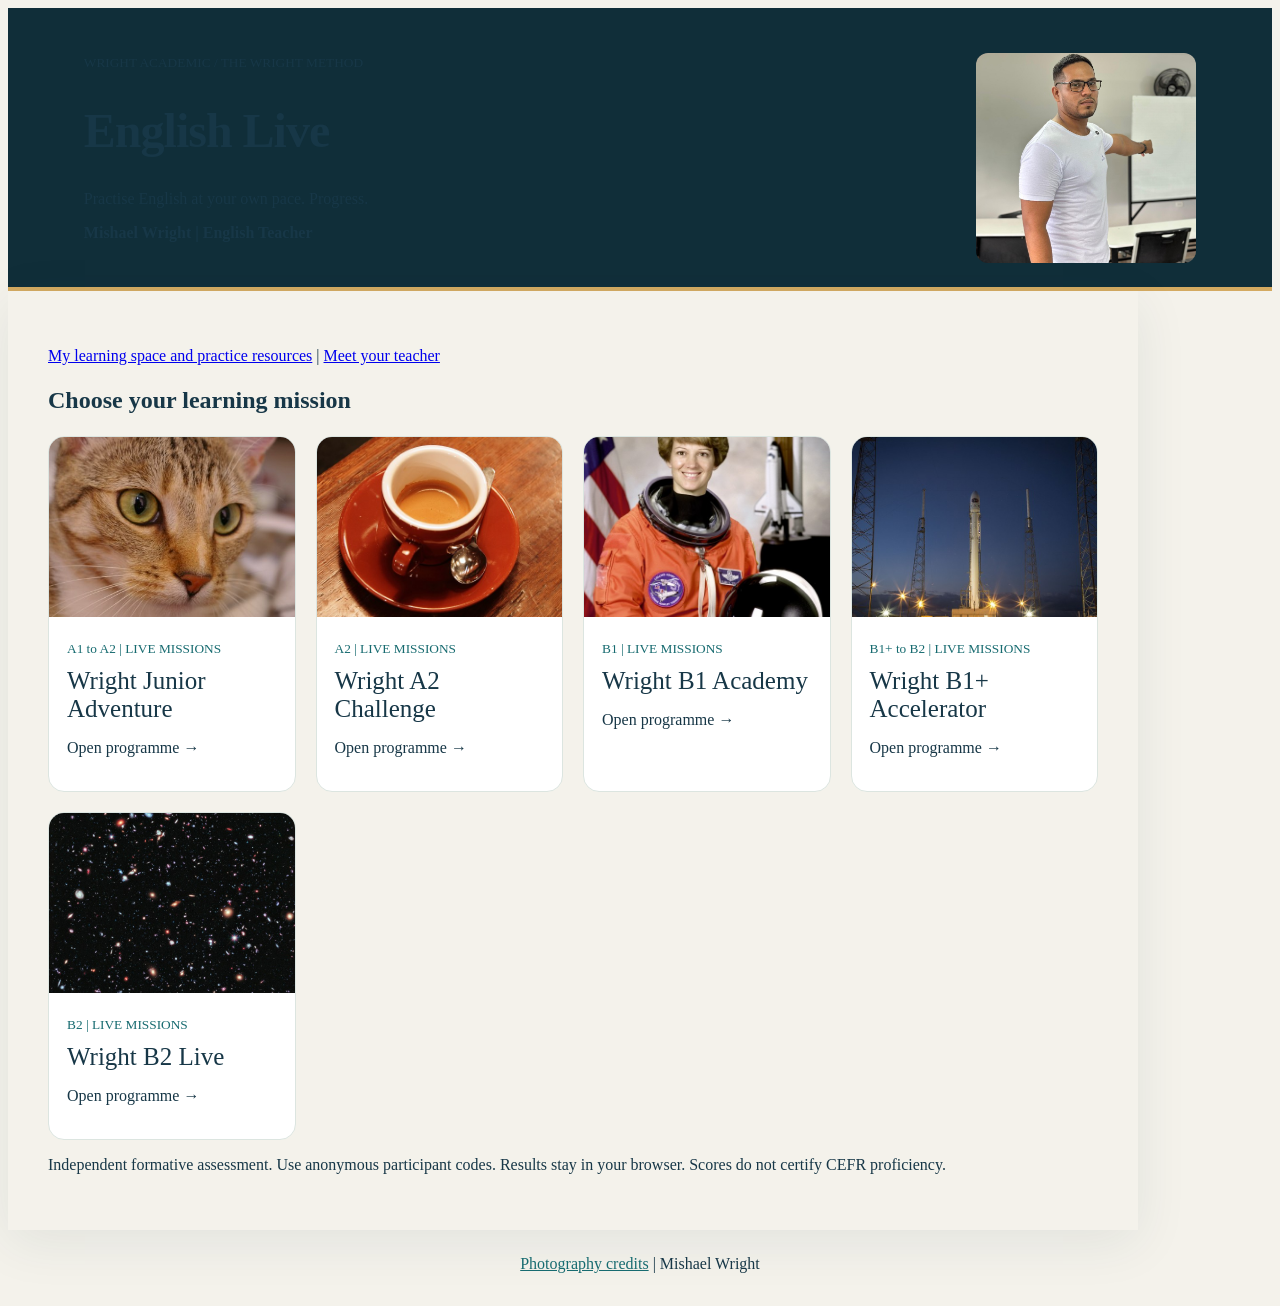
<file: index.html>
<!doctype html><html lang="en"><meta charset="utf-8"><meta name="viewport" content="width=device-width,initial-scale=1"><title>Wright Academic | English Live</title><link rel="stylesheet" href="assets/style.css"><style>.course{display:block;text-decoration:none;color:inherit;border:1px solid #dce5e0;border-radius:16px;overflow:hidden;background:white;transition:transform .2s}.course:hover{transform:translateY(-4px)}.course img{width:100%;height:180px;object-fit:cover}.course div{padding:18px}.course h2{font:25px Georgia;margin:10px 0}.courses{display:grid;grid-template-columns:repeat(auto-fit,minmax(230px,1fr));gap:20px}.course small{color:#176b70}header{display:block;padding:45px 6%}header h1{font-family:Georgia}footer{padding:25px;text-align:center}</style><header><img src="assets/teacher.jpg" alt="Mishael Wright teaching" style="float:right;width: min(30%,220px);height:210px;object-fit:cover;object-position:50% 20%;border-radius:12px;margin-left:20px"><small>WRIGHT ACADEMIC / THE WRIGHT METHOD</small><h1>English Live</h1><p>Practise English at your own pace. Progress.</p><b>Mishael Wright | English Teacher</b></header><main><p><a href="resources.html">My learning space and practice resources</a> | <a href="about.html">Meet your teacher</a></p><h2>Choose your learning mission</h2><div class="courses"><a class="course" href="junior.html"><img src="assets/cat.jpg" alt="Programme photograph"><div><small>A1 to A2 | LIVE MISSIONS</small><h2>Wright Junior Adventure</h2><p>Open programme →</p></div></a><a class="course" href="a2.html"><img src="assets/coffee.jpg" alt="Programme photograph"><div><small>A2 | LIVE MISSIONS</small><h2>Wright A2 Challenge</h2><p>Open programme →</p></div></a><a class="course" href="b1.html"><img src="assets/astronaut.jpg" alt="Programme photograph"><div><small>B1 | LIVE MISSIONS</small><h2>Wright B1 Academy</h2><p>Open programme →</p></div></a><a class="course" href="b1-plus.html"><img src="assets/rocket.jpg" alt="Programme photograph"><div><small>B1+ to B2 | LIVE MISSIONS</small><h2>Wright B1+ Accelerator</h2><p>Open programme →</p></div></a><a class="course" href="b2.html"><img src="assets/space.jpg" alt="Programme photograph"><div><small>B2 | LIVE MISSIONS</small><h2>Wright B2 Live</h2><p>Open programme →</p></div></a></div><p>Independent formative assessment. Use anonymous participant codes. Results stay in your browser. Scores do not certify CEFR proficiency.</p></main><footer><a href="assets/credits.txt">Photography credits</a> | Mishael Wright</footer></html>
</file>
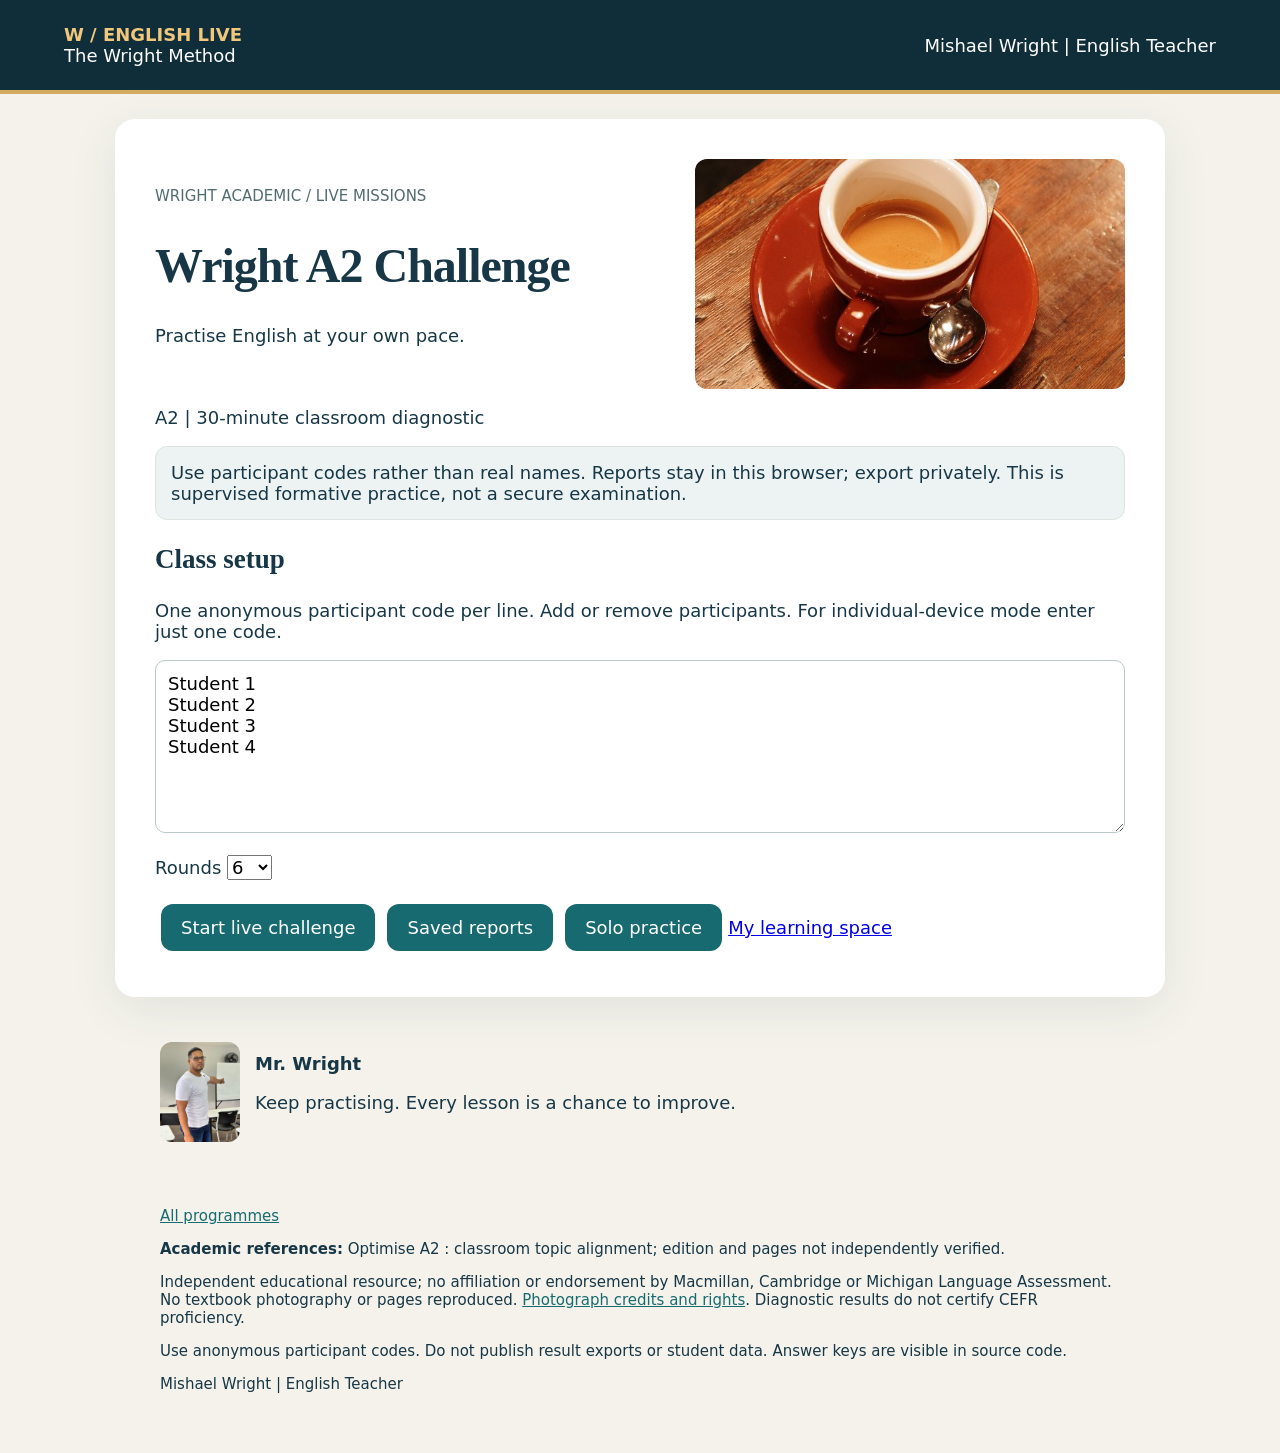
<file: a2.html>
<!doctype html><html lang="en"><meta charset="utf-8"><meta name="viewport" content="width=device-width,initial-scale=1"><title>Wright English Live</title><style> *{box-sizing:border-box}body{margin:0;background:#edf3f2;color:#153a46;font:18px system-ui}header{background:#153a46;color:white;padding:24px 5%;display:flex;justify-content:space-between;align-items:center}header b{color:#f0c77c}main{max-width:1000px;margin:25px auto;padding:24px;background:white;border-radius:20px}button,select,textarea{font:inherit}button{border:0;border-radius:12px;background:#176b70;color:white;padding:13px 20px;margin:6px;cursor:pointer}button:hover{background:#104a50}textarea{width:100%;padding:12px;border:1px solid #b9caca;border-radius:10px}img{width:100%;height:170px;object-fit:cover;border-radius:12px}.gallery{display:grid;grid-template-columns:repeat(4,1fr);gap:8px}.tile{background:#edf3f2;padding:15px;border-radius:12px;margin:12px 0}.opts{display:grid;grid-template-columns:1fr 1fr}.opts button{text-align:left}.meter{height:10px;background:#dbe6e5;border-radius:10px}.meter b{display:block;background:#c99a48;height:100%;border-radius:10px}small{color:#526b70}h1,h2{font-family:Georgia} @media print{header,button,select,.gallery{display:none}main{margin:0;padding:0}.tile{break-inside:avoid}}</style><link rel="stylesheet" href="assets/style.css"><header><div><b>W / ENGLISH LIVE</b><br>The Wright Method</div><div>Mishael Wright | English Teacher</div></header><main id="main"></main><script>const C={"slug": "A2_Challenge", "level": "A2", "title": "Wright A2 Challenge", "n": 4, "qs": [{"t": "She ___ tennis every Friday.", "a": "plays", "o": ["plays", "play", "playing"], "topic": "Grammar", "e": "Correct form: plays"}, {"t": "We ___ a film yesterday.", "a": "watched", "o": ["watched", "watch", "watching"], "topic": "Grammar", "e": "Correct form: watched"}, {"t": "There ___ some apples.", "a": "are", "o": ["are", "is", "am"], "topic": "Grammar", "e": "Correct form: are"}, {"t": "This bag is ___ than mine.", "a": "heavier", "o": ["heavier", "heavy", "heaviest"], "topic": "Grammar", "e": "Correct form: heavier"}, {"t": "I have ___ finished my homework.", "a": "already", "o": ["already", "yet", "tomorrow"], "topic": "Grammar", "e": "Correct form: already"}, {"t": "You ___ wear a helmet.", "a": "should", "o": ["should", "are", "did"], "topic": "Grammar", "e": "Correct form: should"}, {"t": "He is going ___ study.", "a": "to", "o": ["to", "at", "for"], "topic": "Grammar", "e": "Correct form: to"}, {"t": "I have lived here ___ 2020.", "a": "since", "o": ["since", "for", "during"], "topic": "Grammar", "e": "Correct form: since"}, {"t": "A person who serves food is a ___.", "a": "waiter", "o": ["waiter", "pilot", "farmer"], "topic": "Vocabulary", "e": "Correct form: waiter"}, {"t": "You buy medicine at a ___.", "a": "pharmacy", "o": ["pharmacy", "library", "stadium"], "topic": "Vocabulary", "e": "Correct form: pharmacy"}, {"t": "The opposite of expensive is ___.", "a": "cheap", "o": ["cheap", "large", "late"], "topic": "Vocabulary", "e": "Correct form: cheap"}, {"t": "You catch a train at a ___.", "a": "station", "o": ["station", "bank", "pool"], "topic": "Vocabulary", "e": "Correct form: station"}, {"t": "A person who fixes cars is a ___.", "a": "mechanic", "o": ["mechanic", "nurse", "chef"], "topic": "Vocabulary", "e": "Correct form: mechanic"}, {"t": "You borrow books from a ___.", "a": "library", "o": ["library", "bakery", "garage"], "topic": "Vocabulary", "e": "Correct form: library"}, {"t": "A ___ is a place to stay overnight.", "a": "hotel", "o": ["hotel", "bridge", "market"], "topic": "Vocabulary", "e": "Correct form: hotel"}, {"t": "You pay for goods at the ___.", "a": "checkout", "o": ["checkout", "entrance", "roof"], "topic": "Vocabulary", "e": "Correct form: checkout"}, {"t": "Mia went to the park on Saturday to enjoy cycling. On Sunday, Mia stayed home because it was raining. Where did Mia go on Saturday?", "a": "park", "o": ["park", "airport", "cinema", "hospital"], "topic": "Reading", "e": "The location is stated in the first sentence."}, {"t": "Leo went to the library on Saturday to enjoy reading. On Sunday, Leo stayed home because it was raining. Where did Leo go on Saturday?", "a": "library", "o": ["library", "airport", "cinema", "hospital"], "topic": "Reading", "e": "The location is stated in the first sentence."}, {"t": "Ana went to the beach on Saturday to enjoy swimming. On Sunday, Ana stayed home because it was raining. Where did Ana go on Saturday?", "a": "beach", "o": ["beach", "airport", "cinema", "hospital"], "topic": "Reading", "e": "The location is stated in the first sentence."}, {"t": "Sam went to the museum on Saturday to enjoy drawing. On Sunday, Sam stayed home because it was raining. Where did Sam go on Saturday?", "a": "museum", "o": ["museum", "airport", "cinema", "hospital"], "topic": "Reading", "e": "The location is stated in the first sentence."}, {"t": "Eva went to the sports centre on Saturday to enjoy running. On Sunday, Eva stayed home because it was raining. Where did Eva go on Saturday?", "a": "sports centre", "o": ["sports centre", "airport", "cinema", "hospital"], "topic": "Reading", "e": "The location is stated in the first sentence."}, {"t": "Tom went to the garden on Saturday to enjoy planting flowers. On Sunday, Tom stayed home because it was raining. Where did Tom go on Saturday?", "a": "garden", "o": ["garden", "airport", "cinema", "hospital"], "topic": "Reading", "e": "The location is stated in the first sentence."}, {"t": "Nora went to the lake on Saturday to enjoy fishing. On Sunday, Nora stayed home because it was raining. Where did Nora go on Saturday?", "a": "lake", "o": ["lake", "airport", "cinema", "hospital"], "topic": "Reading", "e": "The location is stated in the first sentence."}, {"t": "Ben went to the market on Saturday to enjoy shopping. On Sunday, Ben stayed home because it was raining. Where did Ben go on Saturday?", "a": "market", "o": ["market", "airport", "cinema", "hospital"], "topic": "Reading", "e": "The location is stated in the first sentence."}, {"t": "Luca went to the school on Saturday to enjoy playing chess. On Sunday, Luca stayed home because it was raining. Where did Luca go on Saturday?", "a": "school", "o": ["school", "airport", "cinema", "hospital"], "topic": "Reading", "e": "The location is stated in the first sentence."}, {"t": "Choose a friendly email opening.", "a": "Hi Alex!", "o": ["Hi Alex!", "Yours faithfully", "In conclusion"], "topic": "Writing awareness", "e": "The appropriate expression is Hi Alex!"}, {"t": "Choose a polite request.", "a": "Could you help me?", "o": ["Could you help me?", "Help now!", "You helping."], "topic": "Writing awareness", "e": "The appropriate expression is Could you help me?"}, {"t": "Choose a suitable ending for a friendly message.", "a": "See you soon!", "o": ["See you soon!", "Dear Alex", "Firstly"], "topic": "Writing awareness", "e": "The appropriate expression is See you soon!"}, {"t": "Choose the sentence with correct punctuation.", "a": "Where are you going?", "o": ["Where are you going?", "Where are you going.", "where are you going"], "topic": "Writing awareness", "e": "The appropriate expression is Where are you going?"}, {"t": "Choose a connector for contrast.", "a": "However", "o": ["However", "Therefore", "Also"], "topic": "Writing awareness", "e": "The appropriate expression is However"}, {"t": "Choose a connector for a reason.", "a": "Because", "o": ["Because", "Although", "Finally"], "topic": "Writing awareness", "e": "The appropriate expression is Because"}, {"t": "Choose a suitable opening for a formal email.", "a": "Dear Sir or Madam,", "o": ["Dear Sir or Madam,", "Hey mate!", "Bye!"], "topic": "Writing awareness", "e": "The appropriate expression is Dear Sir or Madam,"}, {"t": "Choose a connector for a conclusion.", "a": "To sum up", "o": ["To sum up", "For example", "Meanwhile"], "topic": "Writing awareness", "e": "The appropriate expression is To sum up"}, {"t": "Choose a phrase to introduce an example.", "a": "For instance", "o": ["For instance", "In conclusion", "Despite"], "topic": "Writing awareness", "e": "The appropriate expression is For instance"}, {"t": "How many syllables are in banana?", "a": "3", "o": ["1", "2", "3", "4"], "topic": "Pronunciation awareness", "e": "banana: 3 syllables."}, {"t": "How many syllables are in apple?", "a": "2", "o": ["1", "2", "3", "4"], "topic": "Pronunciation awareness", "e": "apple: 2 syllables."}, {"t": "How many syllables are in computer?", "a": "3", "o": ["1", "2", "3", "4"], "topic": "Pronunciation awareness", "e": "computer: 3 syllables."}, {"t": "How many syllables are in book?", "a": "1", "o": ["1", "2", "3", "4"], "topic": "Pronunciation awareness", "e": "book: 1 syllables."}, {"t": "How many syllables are in elephant?", "a": "3", "o": ["1", "2", "3", "4"], "topic": "Pronunciation awareness", "e": "elephant: 3 syllables."}, {"t": "How many syllables are in hotel?", "a": "2", "o": ["1", "2", "3", "4"], "topic": "Pronunciation awareness", "e": "hotel: 2 syllables."}, {"t": "How many syllables are in teacher?", "a": "2", "o": ["1", "2", "3", "4"], "topic": "Pronunciation awareness", "e": "teacher: 2 syllables."}, {"t": "How many syllables are in school?", "a": "1", "o": ["1", "2", "3", "4"], "topic": "Pronunciation awareness", "e": "school: 1 syllables."}, {"t": "How many syllables are in information?", "a": "4", "o": ["1", "2", "3", "4"], "topic": "Pronunciation awareness", "e": "information: 4 syllables."}, {"t": "What is on the table?", "a": "A cup of coffee", "o": ["A cup of coffee", "A bowl of soup", "A glass of milk"], "topic": "Vocabulary", "e": "Choose the description supported by the photograph.", "photo": "coffee"}], "photo": "coffee"}, $=id=>document.getElementById(id), esc=x=>String(x??'').replace(/[&<>"']/g,c=>({'&':'&amp;','<':'&lt;','>':'&gt;','"':'&quot;',"'":'&#39;'}[c])), shuffle=a=>{a=[...a];for(let i=a.length-1;i>0;i--){let j=Math.floor(Math.random()*(i+1));[a[i],a[j]]=[a[j],a[i]]}return a};const topics=['Grammar','Vocabulary','Reading','Writing awareness','Pronunciation awareness'];let roster=[],turns=[],i=0,end=0,timer,closed=true,session=[];const key='wright-v5-'+C.slug;function history(){try{return JSON.parse(localStorage.getItem(key)||'[]')}catch{return []}}function home(){clearInterval(timer);$('main').innerHTML=`<div class="hero"><div><small>WRIGHT ACADEMIC / LIVE MISSIONS</small><h1>${C.title}</h1><p>Practise English at your own pace.</p></div><img src="assets/${C.photo}.jpg" alt="Programme photograph"></div><p>${C.level} | 30-minute classroom diagnostic ${C.slug==='B2_Live'?'· Michigan ECCE preparation':''}</p><div class="tile">Use participant codes rather than real names. Reports stay in this browser; export privately. This is supervised formative practice, not a secure examination.</div><h2>Class setup</h2><p>One anonymous participant code per line. Add or remove participants. For individual-device mode enter just one code.</p><textarea id="names" rows="7">${Array.from({length:C.n},(_,j)=>'Student '+(j+1)).join('\n')}</textarea><p>Rounds <select id="rounds"><option>5</option><option selected>6</option><option>10</option></select></p><button onclick="start()">Start live challenge</button><button onclick="list(history())">Saved reports</button><button onclick="practice()">Solo practice</button><a href="resources.html">My learning space</a>`}function start(){let names=$('names').value.split(/\n/).map(x=>x.trim()).filter(Boolean),r=+$('rounds').value;if(!names.length||new Set(names).size!==names.length)return alert('Enter unique names.');if(1800/(names.length*r)<25&&!confirm('Less than 25 seconds per turn. Continue?'))return;roster=names.map(name=>({name,date:new Date().toISOString(),details:[]}));turns=[];let pools=Object.fromEntries(topics.map(t=>[t,shuffle(C.qs.filter(q=>q.topic===t))])),used={};let visual=pools.Vocabulary.find(q=>q.photo);if(visual){let pool=pools.Vocabulary;pool.splice(pool.indexOf(visual),1);pool.splice(Math.floor(Math.random()*Math.min(names.length,pool.length+1)),0,visual)}for(let k=0;k<r;k++){let t=topics[k%5],pool=pools[t];if(!pool.length)continue;for(let j=0;j<names.length;j++){let pos=used[t]||0;used[t]=pos+1;let q=pool[pos%pool.length];turns.push({j,k,q:{...q,o:shuffle(q.o)},repeat:pos>=pool.length})}}i=0;closed=false;end=Date.now()+1800000;render();timer=setInterval(tick,250)}function tick(){if(closed)return;let sec=Math.max(0,Math.ceil((end-Date.now())/1000));if($('clock'))$('clock').textContent=Math.floor(sec/60)+':'+String(sec%60).padStart(2,'0');if(!sec)finish()}function render(){let x=turns[i],q=x.q;$('main').innerHTML=`<small>${C.level} | Mission ${x.k+1} | Turn ${i+1}/${turns.length} | <strong id="clock"></strong></small><div class="meter"><b style="width:${100*i/turns.length}%"></b></div><div class="missions">${topics.map((t,k)=>`<span class="${k===x.k%5?'active':k<x.k%5?'done':''}">${k+1} | ${t}</span>`).join('')}</div><h1>${esc(roster[x.j].name)}</h1><p>${esc(q.topic)} | ${x.repeat?'Repeated pool: require private response.':'Different item; no public correction.'}</p>${q.photo?`<div class="photo"><img src="assets/${q.photo}.jpg" alt="Visual question photograph"><div><small>VISUAL MISSION</small><h2>${esc(q.t)}</h2></div></div>`:`<h2>${esc(q.t)}</h2>`}<div class="opts" id="opts"></div><button onclick="choose(-1)">Pass / no answer</button><button onclick="if(confirm('End assessment now?'))finish()">Finish</button>`;q.o.forEach((o,j)=>{let b=document.createElement('button');b.textContent='ABCD'[j]+'. '+o;b.onclick=()=>choose(j);$('opts').append(b)});tick()}document.addEventListener("keydown",e=>{if(closed||e.repeat||e.ctrlKey||e.altKey||e.metaKey)return;let k="abcd".indexOf(e.key.toLowerCase());if(k>=0&&k<turns[i].q.o.length)choose(k)});function choose(j){if(closed)return;if(Date.now()>=end)return finish();let x=turns[i],q=x.q;roster[x.j].details.push({topic:q.topic,question:q.t,answer:j<0?null:q.o[j],correct:q.a,feedback:q.e});i++;if(i===turns.length)finish();else render()}function score(d){let answered=d.filter(x=>x.answer!==null&&x.answer!==undefined),correct=answered.filter(x=>x.answer===x.correct).length;return {correct,answered:answered.length,total:d.length}}function finish(){if(closed)return;closed=true;clearInterval(timer);for(let x of turns.slice(i))roster[x.j].details.push({topic:x.q.topic,question:x.q.t,answer:null,correct:x.q.a,feedback:x.q.e});session=roster;try{localStorage.setItem(key,JSON.stringify([...history(),...roster]))}catch{alert('Storage unavailable; export now.')}list(session)}function list(rs){session=rs;$('main').innerHTML='<h1>Private reports</h1>'+rs.map((r,j)=>{let s=score(r.details);return `<div class="tile">${esc(r.name)} | ${s.answered?s.correct+'/'+s.total:'No evidence'} | ${s.answered} answered <button onclick="report(${j})">Report</button></div>`}).join('')+'<button onclick="exportData()">Export JSON</button><button onclick="home()">Home</button>'}function exportData(){let a=document.createElement('a');a.href=URL.createObjectURL(new Blob([JSON.stringify(session,null,2)],{type:'application/json'}));a.download=C.slug+'-results.json';a.click();URL.revokeObjectURL(a.href)}const L=[['Individual pedagogical report','Grammar','Vocabulary','Reading comprehension','Writing awareness','Pronunciation awareness','Not assessed','No correct answers; revise this area.','Some correct answers; practise further.','All answered items correct; confirm with further evidence.','Speaking, listening and independent writing not assessed. This is not a certified level.','English Teacher','Answered'],['Informe pedagógico individual','Gramática','Vocabulario','Comprensión lectora','Conocimiento de escritura','Conocimiento de pronunciación','Sin evidencia','Ningún acierto; repasar esta área.','Algunos aciertos; seguir practicando.','Respuestas contestadas correctas; confirmar con más evidencias.','Expresión oral, comprensión auditiva y escritura autónoma no evaluadas. No certifica nivel.','Profesor de inglés','Contestadas'],['Banakako txosten pedagogikoa','Gramatika','Hiztegia','Irakurmena','Idazketari buruzko ezagutza','Ahoskerari buruzko ezagutza','Ebidentziarik ez','Erantzun zuzenik ez; arlo hau landu.','Erantzun zuzen batzuk; gehiago praktikatu.','Emandako erantzun guztiak zuzen; ebidentzia gehiago behar da.','Mintzamena, entzumena eta idazketa autonomoa ez dira ebaluatu. Ez du mailarik egiaztatzen.','Ingeleseko irakaslea','Erantzundakoak']];function report(j){let r=session[j],s=score(r.details);$('main').innerHTML=L.map(l=>`<section class="tile"><h2>${l[0]} | ${esc(r.name)}</h2><p>${C.level} | ${s.answered?s.correct+'/'+s.total+' ('+Math.round(100*s.correct/s.total)+'%)':l[6]} | ${l[12]}: ${s.answered}/${s.total}</p>${topics.map((t,k)=>{let v=score(r.details.filter(x=>x.topic===t));return `<p><b>${l[k+1]}</b> | ${v.answered?v.correct+'/'+v.total:l[6]} | ${l[12]}: ${v.answered}/${v.total}<br>${!v.answered?l[6]:!v.correct?l[7]:v.correct===v.total?l[9]:l[8]}</p>`}).join('')}<p>${l[10]}</p><p><b>Mishael Wright :  ${l[11]}</b></p></section>`).join('')+'<h2>Item feedback</h2>'+r.details.map(d=>`<p>${esc(d.question)}<br>Answer: ${esc(d.answer??'Not answered')} | Correct: ${esc(d.correct)}<br>${esc(d.feedback)}</p>`).join('')+'<button onclick="print()">Print / PDF</button><button onclick="list(session)">Back</button>'}let practicePool=[],pi=0,pc=0;function practice(){clearInterval(timer);closed=true;practicePool=shuffle(C.qs).slice(0,10);pi=0;pc=0;practiceNext()}function practiceNext(){if(pi>=practicePool.length){$('main').innerHTML=`<h1>Practice complete</h1><p>${pc}/${practicePool.length} correct</p><button onclick="practice()">Play again</button><button onclick="home()">Class setup</button>`;return}let q=practicePool[pi];$('main').innerHTML=`<small>Practice ${pi+1}/${practicePool.length}</small><h2>${esc(q.t)}</h2>${q.photo?`<img src="assets/${q.photo}.jpg" alt="Question photograph">`:''}<div id="opts" class="opts"></div><div id="feedback" aria-live="polite"></div>`;shuffle(q.o).forEach(o=>{let b=document.createElement('button');b.textContent=o;b.onclick=()=>{if(o===q.a)pc++;$('opts').querySelectorAll('button').forEach(x=>x.disabled=true);$('feedback').textContent=(o===q.a?'Correct. ':'Correct answer: '+q.a+'. ')+q.e;let n=document.createElement('button');n.textContent='Next';n.onclick=()=>{pi++;practiceNext()};$('feedback').append(n)};$('opts').append(b)})}home();</script><div style="max-width:1000px;margin:auto;display:flex;align-items:center;gap:15px;padding:20px"><img src="assets/teacher.jpg" alt="Mishael Wright in the classroom" style="width:80px;height:100px;object-fit:cover;object-position:50% 20%"><div><b>Mr. Wright</b><p>Keep practising. Every lesson is a chance to improve.</p></div></div><footer style="max-width:1000px;margin:25px auto;padding:20px;font-size:15px"><a href="index.html">All programmes</a><p><b>Academic references:</b> Optimise A2 :  classroom topic alignment; edition and pages not independently verified.</p><p>Independent educational resource; no affiliation or endorsement by Macmillan, Cambridge or Michigan Language Assessment. No textbook photography or pages reproduced. <a href="assets/credits.txt">Photograph credits and rights</a>. Diagnostic results do not certify CEFR proficiency.</p><p>Use anonymous participant codes. Do not publish result exports or student data. Answer keys are visible in source code.</p><p>Mishael Wright | English Teacher</p></footer></html>
</file>
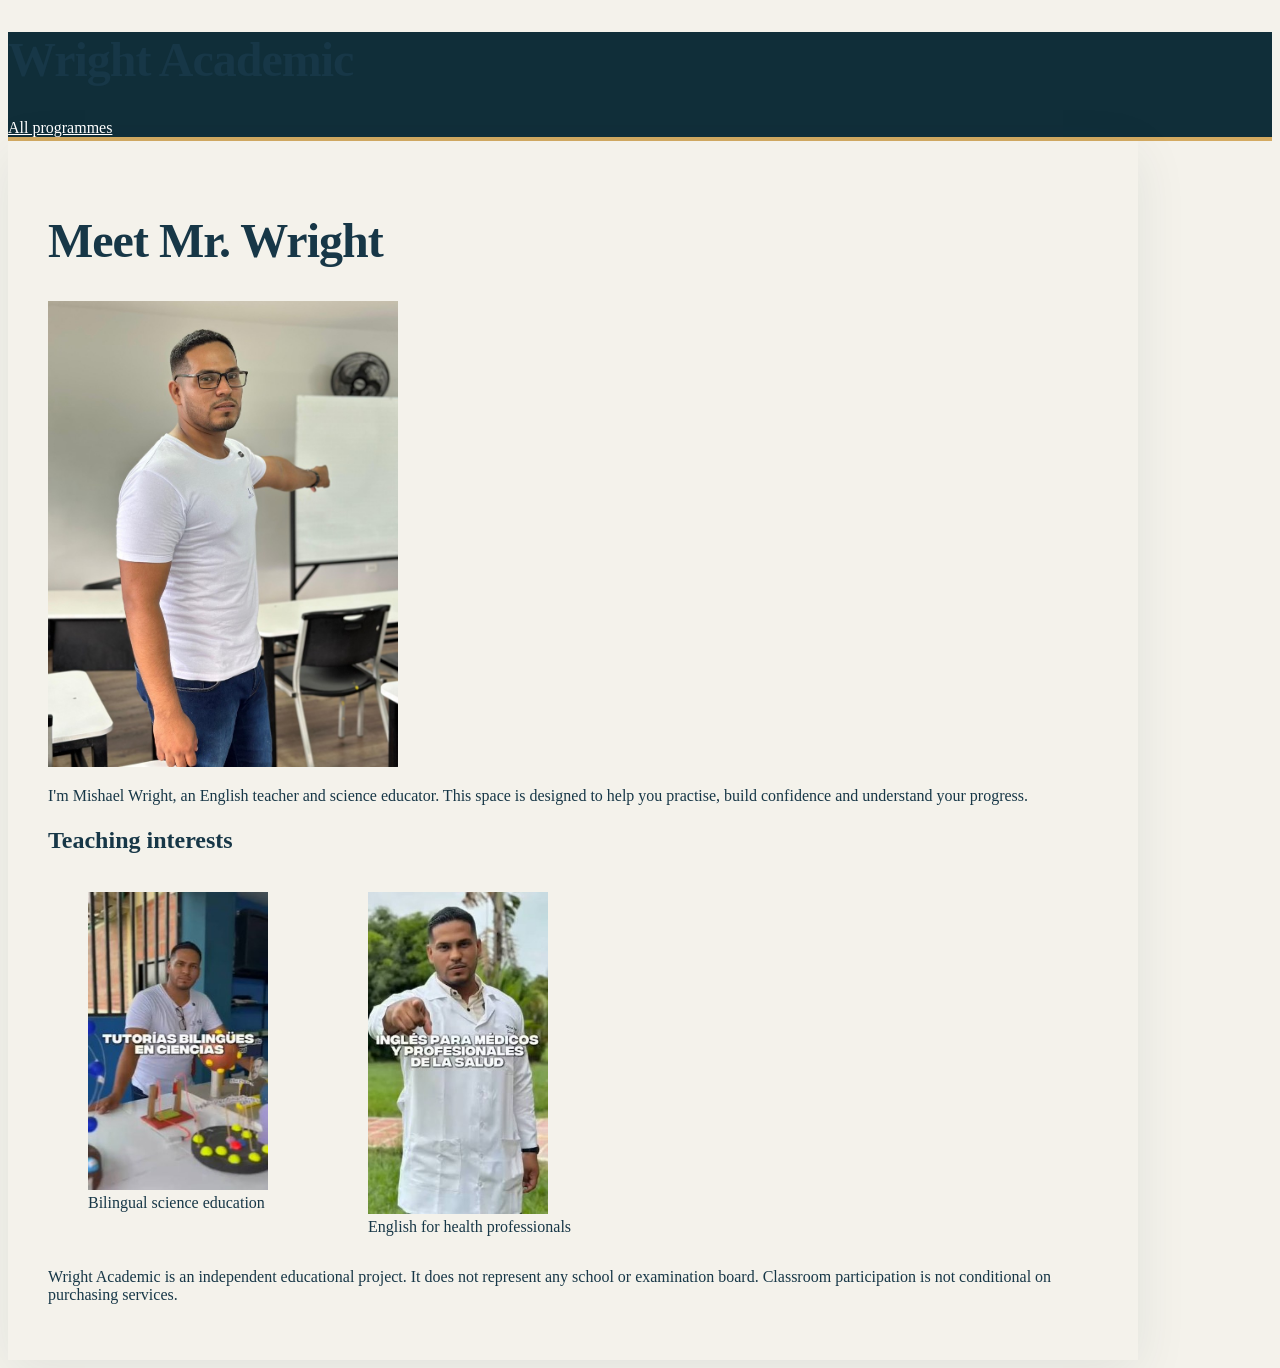
<file: about.html>
<!doctype html><html lang="en"><meta charset="utf-8"><meta name="viewport" content="width=device-width,initial-scale=1"><link rel="stylesheet" href="assets/style.css"><header><h1>Wright Academic</h1><a style="color:white" href="index.html">All programmes</a></header><main><h1>Meet Mr. Wright</h1><img src="assets/teacher.jpg" alt="Mr. Wright teaching" style="width: min(100%,350px)"><p>I'm Mishael Wright, an English teacher and science educator. This space is designed to help you practise, build confidence and understand your progress.</p><h2>Teaching interests</h2><div style="display:flex;flex-wrap:wrap;gap:20px"><figure><img src="assets/science.jpg" alt="Bilingual science teaching" width="180"><figcaption>Bilingual science education</figcaption></figure><figure><img src="assets/medical.jpg" alt="Medical English teaching promotion" width="180"><figcaption>English for health professionals</figcaption></figure></div><p>Wright Academic is an independent educational project. It does not represent any school or examination board. Classroom participation is not conditional on purchasing services.</p></main></html>
</file>
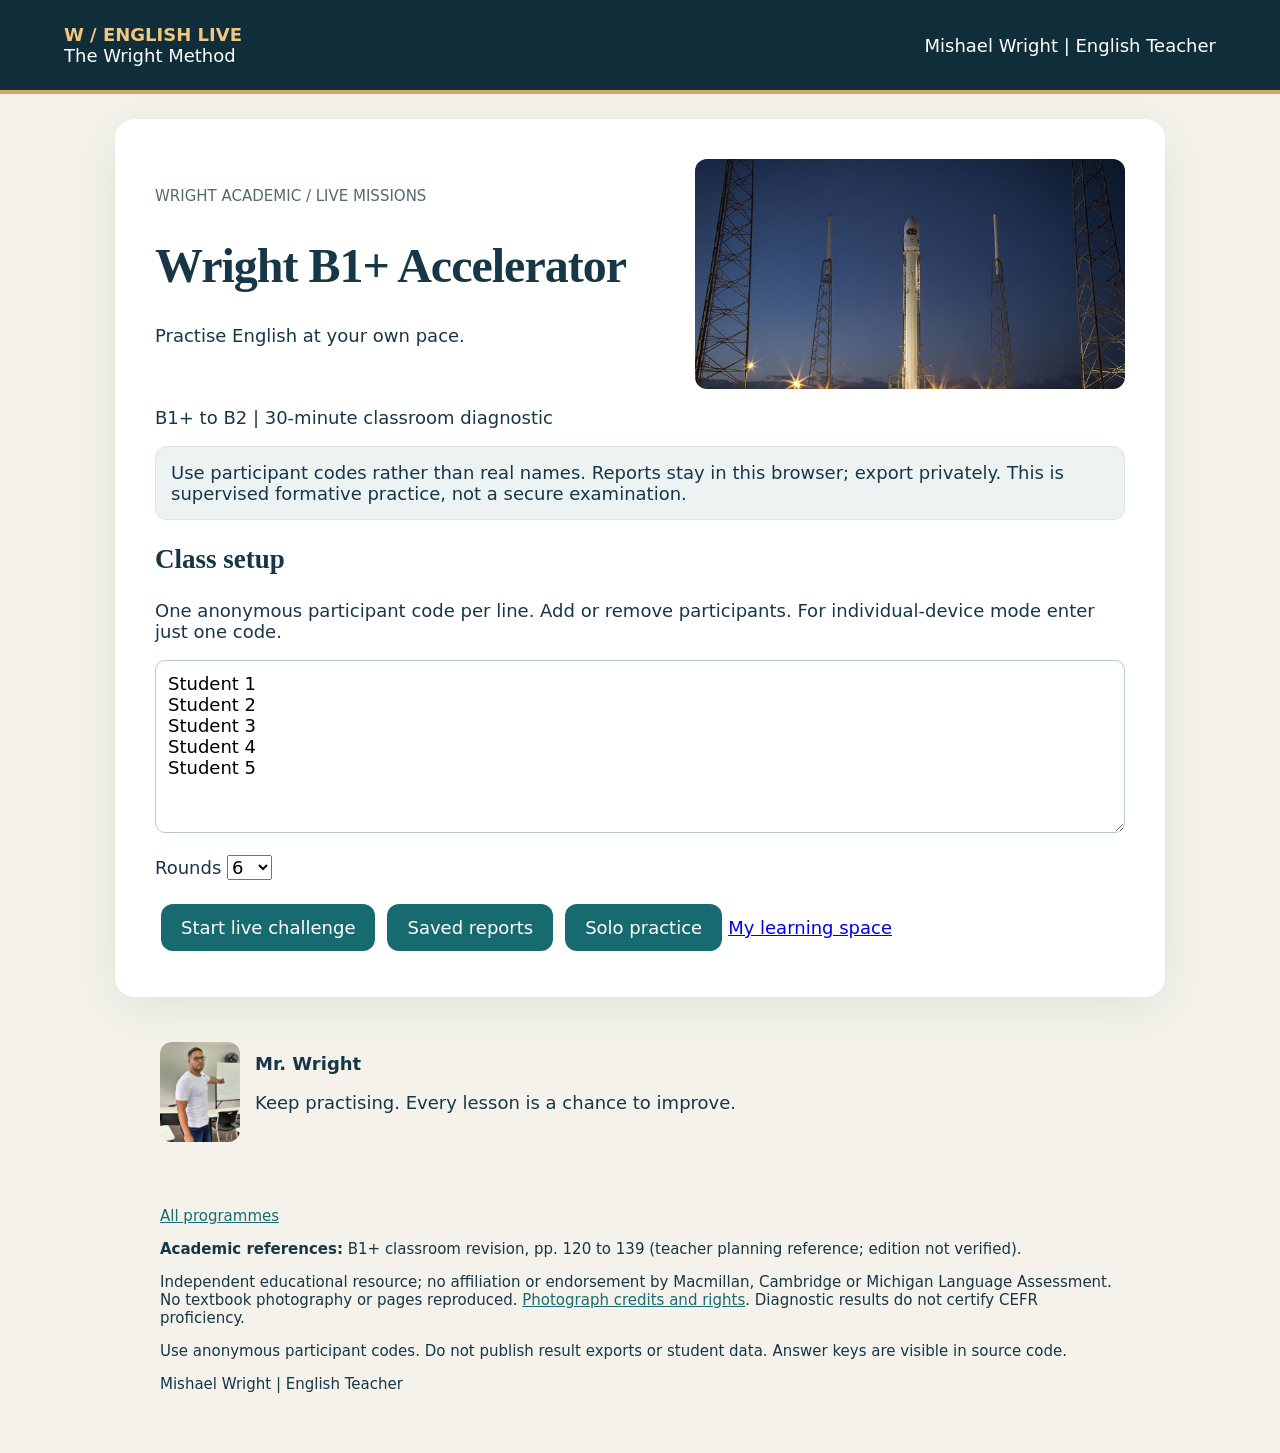
<file: b1-plus.html>
<!doctype html><html lang="en"><meta charset="utf-8"><meta name="viewport" content="width=device-width,initial-scale=1"><title>Wright English Live</title><style> *{box-sizing:border-box}body{margin:0;background:#edf3f2;color:#153a46;font:18px system-ui}header{background:#153a46;color:white;padding:24px 5%;display:flex;justify-content:space-between;align-items:center}header b{color:#f0c77c}main{max-width:1000px;margin:25px auto;padding:24px;background:white;border-radius:20px}button,select,textarea{font:inherit}button{border:0;border-radius:12px;background:#176b70;color:white;padding:13px 20px;margin:6px;cursor:pointer}button:hover{background:#104a50}textarea{width:100%;padding:12px;border:1px solid #b9caca;border-radius:10px}img{width:100%;height:170px;object-fit:cover;border-radius:12px}.gallery{display:grid;grid-template-columns:repeat(4,1fr);gap:8px}.tile{background:#edf3f2;padding:15px;border-radius:12px;margin:12px 0}.opts{display:grid;grid-template-columns:1fr 1fr}.opts button{text-align:left}.meter{height:10px;background:#dbe6e5;border-radius:10px}.meter b{display:block;background:#c99a48;height:100%;border-radius:10px}small{color:#526b70}h1,h2{font-family:Georgia} @media print{header,button,select,.gallery{display:none}main{margin:0;padding:0}.tile{break-inside:avoid}}</style><link rel="stylesheet" href="assets/style.css"><header><div><b>W / ENGLISH LIVE</b><br>The Wright Method</div><div>Mishael Wright | English Teacher</div></header><main id="main"></main><script>const C={"slug": "B1_Accelerator", "level": "B1+ to B2", "title": "Wright B1+ Accelerator", "n": 5, "qs": [{"t": "By Friday I ___ the project.", "a": "will have finished", "o": ["will have finished", "will finishing", "finish yesterday"], "topic": "Grammar", "e": "Correct form: will have finished"}, {"t": "This time tomorrow I ___ to Paris.", "a": "will be flying", "o": ["will be flying", "will have fly", "flew"], "topic": "Grammar", "e": "Correct form: will be flying"}, {"t": "If I had more time, I ___ a language.", "a": "would learn", "o": ["would learn", "will learn", "learned"], "topic": "Grammar", "e": "Correct form: would learn"}, {"t": "I wish I ___ more confident.", "a": "were", "o": ["were", "am", "will be"], "topic": "Grammar", "e": "Correct form: were"}, {"t": "If only I ___ earlier yesterday.", "a": "had left", "o": ["had left", "leave", "will leave"], "topic": "Grammar", "e": "Correct form: had left"}, {"t": "By June she ___ here for ten years.", "a": "will have been working", "o": ["will have been working", "will working", "has work"], "topic": "Grammar", "e": "Correct form: will have been working"}, {"t": "I would rather you ___ here.", "a": "stayed", "o": ["stayed", "stay tomorrow will", "staying"], "topic": "Grammar", "e": "Correct form: stayed"}, {"t": "If he had studied, he ___ passed.", "a": "would have", "o": ["would have", "will have", "had"], "topic": "Grammar", "e": "Correct form: would have"}, {"t": "Please ___ your best.", "a": "do", "o": ["do", "make", "put"], "topic": "Vocabulary", "e": "Correct form: do"}, {"t": "We must ___ progress.", "a": "make", "o": ["make", "do", "give"], "topic": "Vocabulary", "e": "Correct form: make"}, {"t": "Her ___ was impressive. (DETERMINE)", "a": "determination", "o": ["determination", "determined", "determine"], "topic": "Vocabulary", "e": "Correct form: determination"}, {"t": "He is a strong supporter of environmental ___.", "a": "activism", "o": ["activism", "active", "activate"], "topic": "Vocabulary", "e": "Correct form: activism"}, {"t": "They ___ an effort.", "a": "made", "o": ["made", "did", "put"], "topic": "Vocabulary", "e": "Correct form: made"}, {"t": "She has a very ___ personality. (CREATE)", "a": "creative", "o": ["creative", "creation", "create"], "topic": "Vocabulary", "e": "Correct form: creative"}, {"t": "He ___ responsibility for the mistake.", "a": "took", "o": ["took", "made", "did"], "topic": "Vocabulary", "e": "Correct form: took"}, {"t": "The opposite of reliable is ___.", "a": "unreliable", "o": ["unreliable", "disreliable", "inreliable"], "topic": "Vocabulary", "e": "Correct form: unreliable"}, {"t": "Mia went to the park on Saturday to enjoy cycling. On Sunday, Mia stayed home because it was raining. Although the weekend plans changed, Mia decided to return the following week. Where did Mia go on Saturday?", "a": "park", "o": ["park", "airport", "cinema", "hospital"], "topic": "Reading", "e": "The location is stated in the first sentence."}, {"t": "Leo went to the library on Saturday to enjoy reading. On Sunday, Leo stayed home because it was raining. Although the weekend plans changed, Leo decided to return the following week. Where did Leo go on Saturday?", "a": "library", "o": ["library", "airport", "cinema", "hospital"], "topic": "Reading", "e": "The location is stated in the first sentence."}, {"t": "Ana went to the beach on Saturday to enjoy swimming. On Sunday, Ana stayed home because it was raining. Although the weekend plans changed, Ana decided to return the following week. Where did Ana go on Saturday?", "a": "beach", "o": ["beach", "airport", "cinema", "hospital"], "topic": "Reading", "e": "The location is stated in the first sentence."}, {"t": "Sam went to the museum on Saturday to enjoy drawing. On Sunday, Sam stayed home because it was raining. Although the weekend plans changed, Sam decided to return the following week. Where did Sam go on Saturday?", "a": "museum", "o": ["museum", "airport", "cinema", "hospital"], "topic": "Reading", "e": "The location is stated in the first sentence."}, {"t": "Eva went to the sports centre on Saturday to enjoy running. On Sunday, Eva stayed home because it was raining. Although the weekend plans changed, Eva decided to return the following week. Where did Eva go on Saturday?", "a": "sports centre", "o": ["sports centre", "airport", "cinema", "hospital"], "topic": "Reading", "e": "The location is stated in the first sentence."}, {"t": "Tom went to the garden on Saturday to enjoy planting flowers. On Sunday, Tom stayed home because it was raining. Although the weekend plans changed, Tom decided to return the following week. Where did Tom go on Saturday?", "a": "garden", "o": ["garden", "airport", "cinema", "hospital"], "topic": "Reading", "e": "The location is stated in the first sentence."}, {"t": "Nora went to the lake on Saturday to enjoy fishing. On Sunday, Nora stayed home because it was raining. Although the weekend plans changed, Nora decided to return the following week. Where did Nora go on Saturday?", "a": "lake", "o": ["lake", "airport", "cinema", "hospital"], "topic": "Reading", "e": "The location is stated in the first sentence."}, {"t": "Ben went to the market on Saturday to enjoy shopping. On Sunday, Ben stayed home because it was raining. Although the weekend plans changed, Ben decided to return the following week. Where did Ben go on Saturday?", "a": "market", "o": ["market", "airport", "cinema", "hospital"], "topic": "Reading", "e": "The location is stated in the first sentence."}, {"t": "Luca went to the school on Saturday to enjoy playing chess. On Sunday, Luca stayed home because it was raining. Although the weekend plans changed, Luca decided to return the following week. Where did Luca go on Saturday?", "a": "school", "o": ["school", "airport", "cinema", "hospital"], "topic": "Reading", "e": "The location is stated in the first sentence."}, {"t": "Choose a friendly email opening.", "a": "Hi Alex!", "o": ["Hi Alex!", "Yours faithfully", "In conclusion"], "topic": "Writing awareness", "e": "The appropriate expression is Hi Alex!"}, {"t": "Choose a polite request.", "a": "Could you help me?", "o": ["Could you help me?", "Help now!", "You helping."], "topic": "Writing awareness", "e": "The appropriate expression is Could you help me?"}, {"t": "Choose a suitable ending for a friendly message.", "a": "See you soon!", "o": ["See you soon!", "Dear Alex", "Firstly"], "topic": "Writing awareness", "e": "The appropriate expression is See you soon!"}, {"t": "Choose the sentence with correct punctuation.", "a": "Where are you going?", "o": ["Where are you going?", "Where are you going.", "where are you going"], "topic": "Writing awareness", "e": "The appropriate expression is Where are you going?"}, {"t": "Choose a connector for contrast.", "a": "However", "o": ["However", "Therefore", "Also"], "topic": "Writing awareness", "e": "The appropriate expression is However"}, {"t": "Choose a connector for a reason.", "a": "Because", "o": ["Because", "Although", "Finally"], "topic": "Writing awareness", "e": "The appropriate expression is Because"}, {"t": "Choose a suitable opening for a formal email.", "a": "Dear Sir or Madam,", "o": ["Dear Sir or Madam,", "Hey mate!", "Bye!"], "topic": "Writing awareness", "e": "The appropriate expression is Dear Sir or Madam,"}, {"t": "Choose a connector for a conclusion.", "a": "To sum up", "o": ["To sum up", "For example", "Meanwhile"], "topic": "Writing awareness", "e": "The appropriate expression is To sum up"}, {"t": "Choose a phrase to introduce an example.", "a": "For instance", "o": ["For instance", "In conclusion", "Despite"], "topic": "Writing awareness", "e": "The appropriate expression is For instance"}, {"t": "How many syllables are in banana?", "a": "3", "o": ["1", "2", "3", "4"], "topic": "Pronunciation awareness", "e": "banana: 3 syllables."}, {"t": "How many syllables are in apple?", "a": "2", "o": ["1", "2", "3", "4"], "topic": "Pronunciation awareness", "e": "apple: 2 syllables."}, {"t": "How many syllables are in computer?", "a": "3", "o": ["1", "2", "3", "4"], "topic": "Pronunciation awareness", "e": "computer: 3 syllables."}, {"t": "How many syllables are in book?", "a": "1", "o": ["1", "2", "3", "4"], "topic": "Pronunciation awareness", "e": "book: 1 syllables."}, {"t": "How many syllables are in elephant?", "a": "3", "o": ["1", "2", "3", "4"], "topic": "Pronunciation awareness", "e": "elephant: 3 syllables."}, {"t": "How many syllables are in hotel?", "a": "2", "o": ["1", "2", "3", "4"], "topic": "Pronunciation awareness", "e": "hotel: 2 syllables."}, {"t": "How many syllables are in teacher?", "a": "2", "o": ["1", "2", "3", "4"], "topic": "Pronunciation awareness", "e": "teacher: 2 syllables."}, {"t": "How many syllables are in school?", "a": "1", "o": ["1", "2", "3", "4"], "topic": "Pronunciation awareness", "e": "school: 1 syllables."}, {"t": "How many syllables are in information?", "a": "4", "o": ["1", "2", "3", "4"], "topic": "Pronunciation awareness", "e": "information: 4 syllables."}, {"t": "Choose the best caption for the photograph.", "a": "A rocket is lifting off.", "o": ["A rocket is lifting off.", "A rocket has landed in the sea.", "A plane is parked at a gate."], "topic": "Vocabulary", "e": "Choose the description supported by the photograph.", "photo": "rocket"}], "photo": "rocket"}, $=id=>document.getElementById(id), esc=x=>String(x??'').replace(/[&<>"']/g,c=>({'&':'&amp;','<':'&lt;','>':'&gt;','"':'&quot;',"'":'&#39;'}[c])), shuffle=a=>{a=[...a];for(let i=a.length-1;i>0;i--){let j=Math.floor(Math.random()*(i+1));[a[i],a[j]]=[a[j],a[i]]}return a};const topics=['Grammar','Vocabulary','Reading','Writing awareness','Pronunciation awareness'];let roster=[],turns=[],i=0,end=0,timer,closed=true,session=[];const key='wright-v5-'+C.slug;function history(){try{return JSON.parse(localStorage.getItem(key)||'[]')}catch{return []}}function home(){clearInterval(timer);$('main').innerHTML=`<div class="hero"><div><small>WRIGHT ACADEMIC / LIVE MISSIONS</small><h1>${C.title}</h1><p>Practise English at your own pace.</p></div><img src="assets/${C.photo}.jpg" alt="Programme photograph"></div><p>${C.level} | 30-minute classroom diagnostic ${C.slug==='B2_Live'?'· Michigan ECCE preparation':''}</p><div class="tile">Use participant codes rather than real names. Reports stay in this browser; export privately. This is supervised formative practice, not a secure examination.</div><h2>Class setup</h2><p>One anonymous participant code per line. Add or remove participants. For individual-device mode enter just one code.</p><textarea id="names" rows="7">${Array.from({length:C.n},(_,j)=>'Student '+(j+1)).join('\n')}</textarea><p>Rounds <select id="rounds"><option>5</option><option selected>6</option><option>10</option></select></p><button onclick="start()">Start live challenge</button><button onclick="list(history())">Saved reports</button><button onclick="practice()">Solo practice</button><a href="resources.html">My learning space</a>`}function start(){let names=$('names').value.split(/\n/).map(x=>x.trim()).filter(Boolean),r=+$('rounds').value;if(!names.length||new Set(names).size!==names.length)return alert('Enter unique names.');if(1800/(names.length*r)<25&&!confirm('Less than 25 seconds per turn. Continue?'))return;roster=names.map(name=>({name,date:new Date().toISOString(),details:[]}));turns=[];let pools=Object.fromEntries(topics.map(t=>[t,shuffle(C.qs.filter(q=>q.topic===t))])),used={};let visual=pools.Vocabulary.find(q=>q.photo);if(visual){let pool=pools.Vocabulary;pool.splice(pool.indexOf(visual),1);pool.splice(Math.floor(Math.random()*Math.min(names.length,pool.length+1)),0,visual)}for(let k=0;k<r;k++){let t=topics[k%5],pool=pools[t];if(!pool.length)continue;for(let j=0;j<names.length;j++){let pos=used[t]||0;used[t]=pos+1;let q=pool[pos%pool.length];turns.push({j,k,q:{...q,o:shuffle(q.o)},repeat:pos>=pool.length})}}i=0;closed=false;end=Date.now()+1800000;render();timer=setInterval(tick,250)}function tick(){if(closed)return;let sec=Math.max(0,Math.ceil((end-Date.now())/1000));if($('clock'))$('clock').textContent=Math.floor(sec/60)+':'+String(sec%60).padStart(2,'0');if(!sec)finish()}function render(){let x=turns[i],q=x.q;$('main').innerHTML=`<small>${C.level} | Mission ${x.k+1} | Turn ${i+1}/${turns.length} | <strong id="clock"></strong></small><div class="meter"><b style="width:${100*i/turns.length}%"></b></div><div class="missions">${topics.map((t,k)=>`<span class="${k===x.k%5?'active':k<x.k%5?'done':''}">${k+1} | ${t}</span>`).join('')}</div><h1>${esc(roster[x.j].name)}</h1><p>${esc(q.topic)} | ${x.repeat?'Repeated pool: require private response.':'Different item; no public correction.'}</p>${q.photo?`<div class="photo"><img src="assets/${q.photo}.jpg" alt="Visual question photograph"><div><small>VISUAL MISSION</small><h2>${esc(q.t)}</h2></div></div>`:`<h2>${esc(q.t)}</h2>`}<div class="opts" id="opts"></div><button onclick="choose(-1)">Pass / no answer</button><button onclick="if(confirm('End assessment now?'))finish()">Finish</button>`;q.o.forEach((o,j)=>{let b=document.createElement('button');b.textContent='ABCD'[j]+'. '+o;b.onclick=()=>choose(j);$('opts').append(b)});tick()}document.addEventListener("keydown",e=>{if(closed||e.repeat||e.ctrlKey||e.altKey||e.metaKey)return;let k="abcd".indexOf(e.key.toLowerCase());if(k>=0&&k<turns[i].q.o.length)choose(k)});function choose(j){if(closed)return;if(Date.now()>=end)return finish();let x=turns[i],q=x.q;roster[x.j].details.push({topic:q.topic,question:q.t,answer:j<0?null:q.o[j],correct:q.a,feedback:q.e});i++;if(i===turns.length)finish();else render()}function score(d){let answered=d.filter(x=>x.answer!==null&&x.answer!==undefined),correct=answered.filter(x=>x.answer===x.correct).length;return {correct,answered:answered.length,total:d.length}}function finish(){if(closed)return;closed=true;clearInterval(timer);for(let x of turns.slice(i))roster[x.j].details.push({topic:x.q.topic,question:x.q.t,answer:null,correct:x.q.a,feedback:x.q.e});session=roster;try{localStorage.setItem(key,JSON.stringify([...history(),...roster]))}catch{alert('Storage unavailable; export now.')}list(session)}function list(rs){session=rs;$('main').innerHTML='<h1>Private reports</h1>'+rs.map((r,j)=>{let s=score(r.details);return `<div class="tile">${esc(r.name)} | ${s.answered?s.correct+'/'+s.total:'No evidence'} | ${s.answered} answered <button onclick="report(${j})">Report</button></div>`}).join('')+'<button onclick="exportData()">Export JSON</button><button onclick="home()">Home</button>'}function exportData(){let a=document.createElement('a');a.href=URL.createObjectURL(new Blob([JSON.stringify(session,null,2)],{type:'application/json'}));a.download=C.slug+'-results.json';a.click();URL.revokeObjectURL(a.href)}const L=[['Individual pedagogical report','Grammar','Vocabulary','Reading comprehension','Writing awareness','Pronunciation awareness','Not assessed','No correct answers; revise this area.','Some correct answers; practise further.','All answered items correct; confirm with further evidence.','Speaking, listening and independent writing not assessed. This is not a certified level.','English Teacher','Answered'],['Informe pedagógico individual','Gramática','Vocabulario','Comprensión lectora','Conocimiento de escritura','Conocimiento de pronunciación','Sin evidencia','Ningún acierto; repasar esta área.','Algunos aciertos; seguir practicando.','Respuestas contestadas correctas; confirmar con más evidencias.','Expresión oral, comprensión auditiva y escritura autónoma no evaluadas. No certifica nivel.','Profesor de inglés','Contestadas'],['Banakako txosten pedagogikoa','Gramatika','Hiztegia','Irakurmena','Idazketari buruzko ezagutza','Ahoskerari buruzko ezagutza','Ebidentziarik ez','Erantzun zuzenik ez; arlo hau landu.','Erantzun zuzen batzuk; gehiago praktikatu.','Emandako erantzun guztiak zuzen; ebidentzia gehiago behar da.','Mintzamena, entzumena eta idazketa autonomoa ez dira ebaluatu. Ez du mailarik egiaztatzen.','Ingeleseko irakaslea','Erantzundakoak']];function report(j){let r=session[j],s=score(r.details);$('main').innerHTML=L.map(l=>`<section class="tile"><h2>${l[0]} | ${esc(r.name)}</h2><p>${C.level} | ${s.answered?s.correct+'/'+s.total+' ('+Math.round(100*s.correct/s.total)+'%)':l[6]} | ${l[12]}: ${s.answered}/${s.total}</p>${topics.map((t,k)=>{let v=score(r.details.filter(x=>x.topic===t));return `<p><b>${l[k+1]}</b> | ${v.answered?v.correct+'/'+v.total:l[6]} | ${l[12]}: ${v.answered}/${v.total}<br>${!v.answered?l[6]:!v.correct?l[7]:v.correct===v.total?l[9]:l[8]}</p>`}).join('')}<p>${l[10]}</p><p><b>Mishael Wright :  ${l[11]}</b></p></section>`).join('')+'<h2>Item feedback</h2>'+r.details.map(d=>`<p>${esc(d.question)}<br>Answer: ${esc(d.answer??'Not answered')} | Correct: ${esc(d.correct)}<br>${esc(d.feedback)}</p>`).join('')+'<button onclick="print()">Print / PDF</button><button onclick="list(session)">Back</button>'}let practicePool=[],pi=0,pc=0;function practice(){clearInterval(timer);closed=true;practicePool=shuffle(C.qs).slice(0,10);pi=0;pc=0;practiceNext()}function practiceNext(){if(pi>=practicePool.length){$('main').innerHTML=`<h1>Practice complete</h1><p>${pc}/${practicePool.length} correct</p><button onclick="practice()">Play again</button><button onclick="home()">Class setup</button>`;return}let q=practicePool[pi];$('main').innerHTML=`<small>Practice ${pi+1}/${practicePool.length}</small><h2>${esc(q.t)}</h2>${q.photo?`<img src="assets/${q.photo}.jpg" alt="Question photograph">`:''}<div id="opts" class="opts"></div><div id="feedback" aria-live="polite"></div>`;shuffle(q.o).forEach(o=>{let b=document.createElement('button');b.textContent=o;b.onclick=()=>{if(o===q.a)pc++;$('opts').querySelectorAll('button').forEach(x=>x.disabled=true);$('feedback').textContent=(o===q.a?'Correct. ':'Correct answer: '+q.a+'. ')+q.e;let n=document.createElement('button');n.textContent='Next';n.onclick=()=>{pi++;practiceNext()};$('feedback').append(n)};$('opts').append(b)})}home();</script><div style="max-width:1000px;margin:auto;display:flex;align-items:center;gap:15px;padding:20px"><img src="assets/teacher.jpg" alt="Mishael Wright in the classroom" style="width:80px;height:100px;object-fit:cover;object-position:50% 20%"><div><b>Mr. Wright</b><p>Keep practising. Every lesson is a chance to improve.</p></div></div><footer style="max-width:1000px;margin:25px auto;padding:20px;font-size:15px"><a href="index.html">All programmes</a><p><b>Academic references:</b> B1+ classroom revision, pp. 120 to 139 (teacher planning reference; edition not verified).</p><p>Independent educational resource; no affiliation or endorsement by Macmillan, Cambridge or Michigan Language Assessment. No textbook photography or pages reproduced. <a href="assets/credits.txt">Photograph credits and rights</a>. Diagnostic results do not certify CEFR proficiency.</p><p>Use anonymous participant codes. Do not publish result exports or student data. Answer keys are visible in source code.</p><p>Mishael Wright | English Teacher</p></footer></html>
</file>
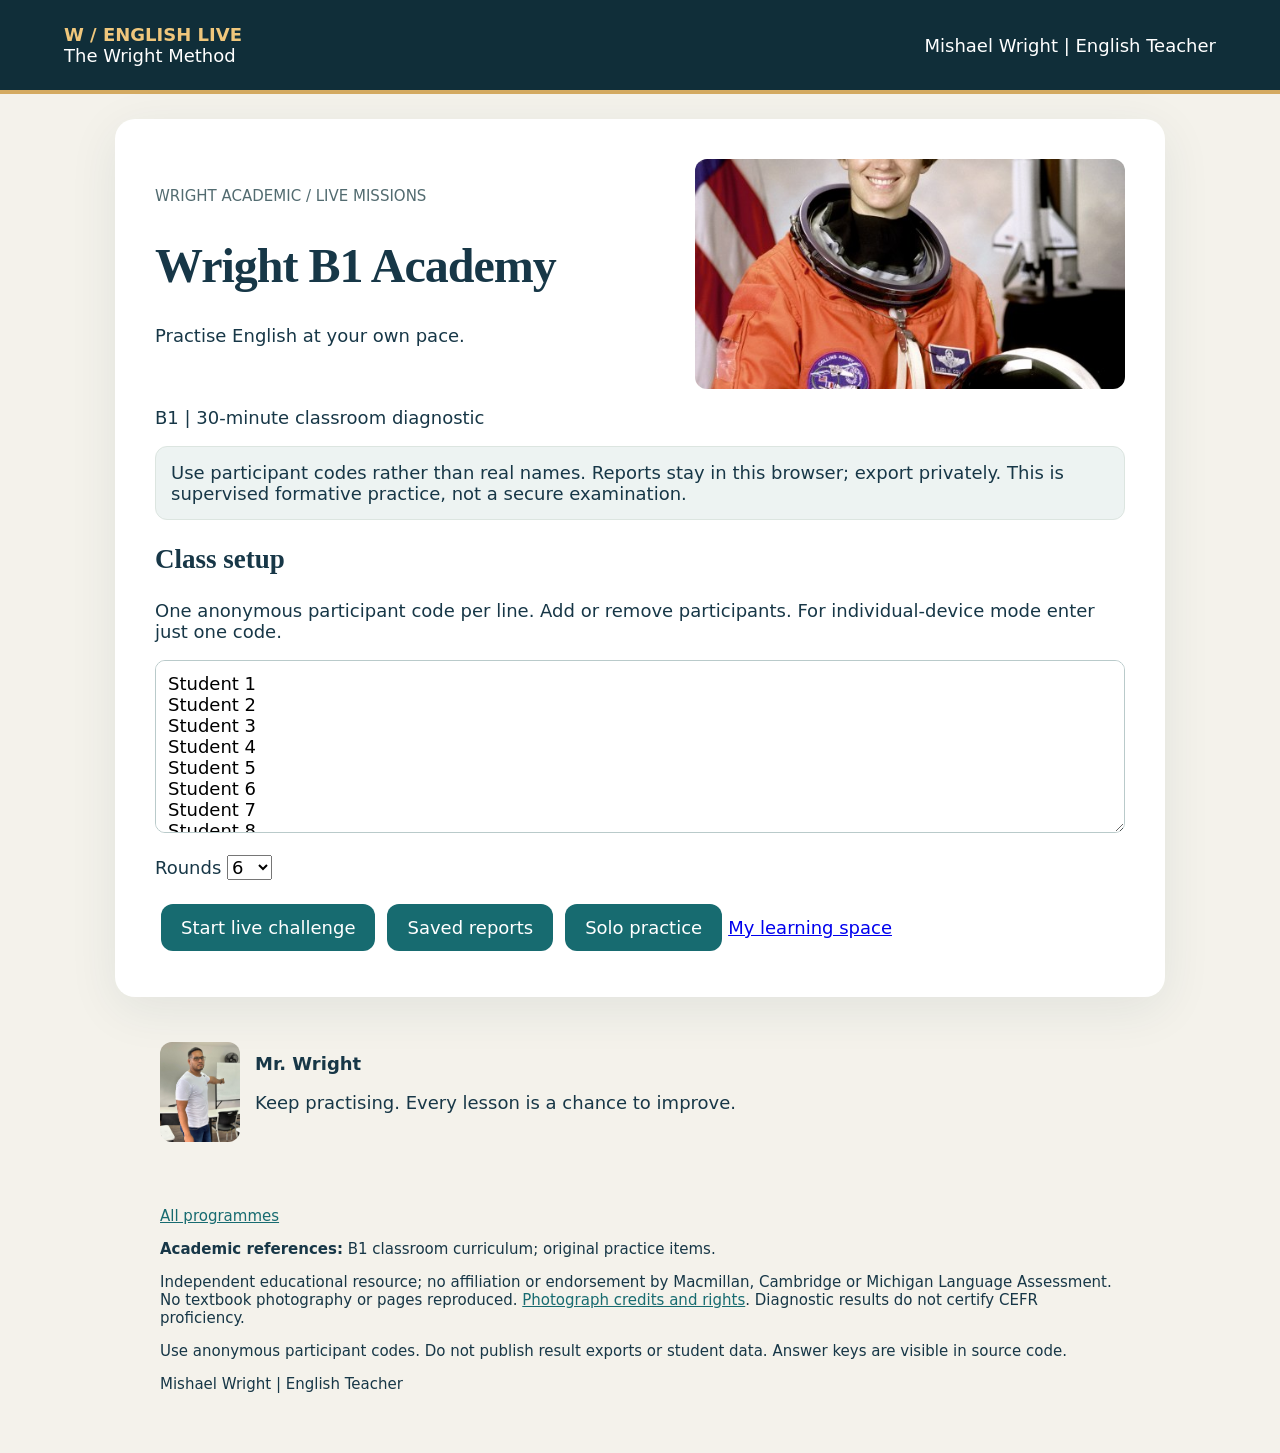
<file: b1.html>
<!doctype html><html lang="en"><meta charset="utf-8"><meta name="viewport" content="width=device-width,initial-scale=1"><title>Wright English Live</title><style> *{box-sizing:border-box}body{margin:0;background:#edf3f2;color:#153a46;font:18px system-ui}header{background:#153a46;color:white;padding:24px 5%;display:flex;justify-content:space-between;align-items:center}header b{color:#f0c77c}main{max-width:1000px;margin:25px auto;padding:24px;background:white;border-radius:20px}button,select,textarea{font:inherit}button{border:0;border-radius:12px;background:#176b70;color:white;padding:13px 20px;margin:6px;cursor:pointer}button:hover{background:#104a50}textarea{width:100%;padding:12px;border:1px solid #b9caca;border-radius:10px}img{width:100%;height:170px;object-fit:cover;border-radius:12px}.gallery{display:grid;grid-template-columns:repeat(4,1fr);gap:8px}.tile{background:#edf3f2;padding:15px;border-radius:12px;margin:12px 0}.opts{display:grid;grid-template-columns:1fr 1fr}.opts button{text-align:left}.meter{height:10px;background:#dbe6e5;border-radius:10px}.meter b{display:block;background:#c99a48;height:100%;border-radius:10px}small{color:#526b70}h1,h2{font-family:Georgia} @media print{header,button,select,.gallery{display:none}main{margin:0;padding:0}.tile{break-inside:avoid}}</style><link rel="stylesheet" href="assets/style.css"><header><div><b>W / ENGLISH LIVE</b><br>The Wright Method</div><div>Mishael Wright | English Teacher</div></header><main id="main"></main><script>const C={"slug": "B1_Academy", "level": "B1", "title": "Wright B1 Academy", "n": 9, "qs": [{"t": "If it rains, we ___ at home.", "a": "will stay", "o": ["will stay", "stayed", "would stayed"], "topic": "Grammar", "e": "Correct form: will stay"}, {"t": "I have known her ___ five years.", "a": "for", "o": ["for", "since", "during"], "topic": "Grammar", "e": "Correct form: for"}, {"t": "He asked me where I ___.", "a": "lived", "o": ["lived", "do live", "am live"], "topic": "Grammar", "e": "Correct form: lived"}, {"t": "The window ___ yesterday.", "a": "was broken", "o": ["was broken", "broke by", "is breaking"], "topic": "Grammar", "e": "Correct form: was broken"}, {"t": "I used to ___ football.", "a": "play", "o": ["play", "played", "playing"], "topic": "Grammar", "e": "Correct form: play"}, {"t": "You ___ have to come if you are busy.", "a": "do not", "o": ["do not", "must not to", "are not"], "topic": "Grammar", "e": "Correct form: do not"}, {"t": "She is interested in ___ abroad.", "a": "studying", "o": ["studying", "study", "studied"], "topic": "Grammar", "e": "Correct form: studying"}, {"t": "By the time I arrived, they ___.", "a": "had left", "o": ["had left", "leave", "have leave"], "topic": "Grammar", "e": "Correct form: had left"}, {"t": "Please ___ attention.", "a": "pay", "o": ["pay", "make", "do"], "topic": "Vocabulary", "e": "Correct form: pay"}, {"t": "We need to ___ a decision.", "a": "make", "o": ["make", "do", "take up"], "topic": "Vocabulary", "e": "Correct form: make"}, {"t": "She looks ___ her younger brother.", "a": "after", "o": ["after", "up to", "out"], "topic": "Vocabulary", "e": "Correct form: after"}, {"t": "The trip was ___ because of rain.", "a": "cancelled", "o": ["cancelled", "borrowed", "invited"], "topic": "Vocabulary", "e": "Correct form: cancelled"}, {"t": "I ran ___ of money.", "a": "out", "o": ["out", "away", "over"], "topic": "Vocabulary", "e": "Correct form: out"}, {"t": "He is very ___; he always arrives on time.", "a": "punctual", "o": ["punctual", "careless", "noisy"], "topic": "Vocabulary", "e": "Correct form: punctual"}, {"t": "We should ___ the environment.", "a": "protect", "o": ["protect", "borrow", "invite"], "topic": "Vocabulary", "e": "Correct form: protect"}, {"t": "I am looking forward ___ the trip.", "a": "to", "o": ["to", "for", "at"], "topic": "Vocabulary", "e": "Correct form: to"}, {"t": "Mia went to the park on Saturday to enjoy cycling. On Sunday, Mia stayed home because it was raining. Although the weekend plans changed, Mia decided to return the following week. Where did Mia go on Saturday?", "a": "park", "o": ["park", "airport", "cinema", "hospital"], "topic": "Reading", "e": "The location is stated in the first sentence."}, {"t": "Leo went to the library on Saturday to enjoy reading. On Sunday, Leo stayed home because it was raining. Although the weekend plans changed, Leo decided to return the following week. Where did Leo go on Saturday?", "a": "library", "o": ["library", "airport", "cinema", "hospital"], "topic": "Reading", "e": "The location is stated in the first sentence."}, {"t": "Ana went to the beach on Saturday to enjoy swimming. On Sunday, Ana stayed home because it was raining. Although the weekend plans changed, Ana decided to return the following week. Where did Ana go on Saturday?", "a": "beach", "o": ["beach", "airport", "cinema", "hospital"], "topic": "Reading", "e": "The location is stated in the first sentence."}, {"t": "Sam went to the museum on Saturday to enjoy drawing. On Sunday, Sam stayed home because it was raining. Although the weekend plans changed, Sam decided to return the following week. Where did Sam go on Saturday?", "a": "museum", "o": ["museum", "airport", "cinema", "hospital"], "topic": "Reading", "e": "The location is stated in the first sentence."}, {"t": "Eva went to the sports centre on Saturday to enjoy running. On Sunday, Eva stayed home because it was raining. Although the weekend plans changed, Eva decided to return the following week. Where did Eva go on Saturday?", "a": "sports centre", "o": ["sports centre", "airport", "cinema", "hospital"], "topic": "Reading", "e": "The location is stated in the first sentence."}, {"t": "Tom went to the garden on Saturday to enjoy planting flowers. On Sunday, Tom stayed home because it was raining. Although the weekend plans changed, Tom decided to return the following week. Where did Tom go on Saturday?", "a": "garden", "o": ["garden", "airport", "cinema", "hospital"], "topic": "Reading", "e": "The location is stated in the first sentence."}, {"t": "Nora went to the lake on Saturday to enjoy fishing. On Sunday, Nora stayed home because it was raining. Although the weekend plans changed, Nora decided to return the following week. Where did Nora go on Saturday?", "a": "lake", "o": ["lake", "airport", "cinema", "hospital"], "topic": "Reading", "e": "The location is stated in the first sentence."}, {"t": "Ben went to the market on Saturday to enjoy shopping. On Sunday, Ben stayed home because it was raining. Although the weekend plans changed, Ben decided to return the following week. Where did Ben go on Saturday?", "a": "market", "o": ["market", "airport", "cinema", "hospital"], "topic": "Reading", "e": "The location is stated in the first sentence."}, {"t": "Luca went to the school on Saturday to enjoy playing chess. On Sunday, Luca stayed home because it was raining. Although the weekend plans changed, Luca decided to return the following week. Where did Luca go on Saturday?", "a": "school", "o": ["school", "airport", "cinema", "hospital"], "topic": "Reading", "e": "The location is stated in the first sentence."}, {"t": "Choose a friendly email opening.", "a": "Hi Alex!", "o": ["Hi Alex!", "Yours faithfully", "In conclusion"], "topic": "Writing awareness", "e": "The appropriate expression is Hi Alex!"}, {"t": "Choose a polite request.", "a": "Could you help me?", "o": ["Could you help me?", "Help now!", "You helping."], "topic": "Writing awareness", "e": "The appropriate expression is Could you help me?"}, {"t": "Choose a suitable ending for a friendly message.", "a": "See you soon!", "o": ["See you soon!", "Dear Alex", "Firstly"], "topic": "Writing awareness", "e": "The appropriate expression is See you soon!"}, {"t": "Choose the sentence with correct punctuation.", "a": "Where are you going?", "o": ["Where are you going?", "Where are you going.", "where are you going"], "topic": "Writing awareness", "e": "The appropriate expression is Where are you going?"}, {"t": "Choose a connector for contrast.", "a": "However", "o": ["However", "Therefore", "Also"], "topic": "Writing awareness", "e": "The appropriate expression is However"}, {"t": "Choose a connector for a reason.", "a": "Because", "o": ["Because", "Although", "Finally"], "topic": "Writing awareness", "e": "The appropriate expression is Because"}, {"t": "Choose a suitable opening for a formal email.", "a": "Dear Sir or Madam,", "o": ["Dear Sir or Madam,", "Hey mate!", "Bye!"], "topic": "Writing awareness", "e": "The appropriate expression is Dear Sir or Madam,"}, {"t": "Choose a connector for a conclusion.", "a": "To sum up", "o": ["To sum up", "For example", "Meanwhile"], "topic": "Writing awareness", "e": "The appropriate expression is To sum up"}, {"t": "Choose a phrase to introduce an example.", "a": "For instance", "o": ["For instance", "In conclusion", "Despite"], "topic": "Writing awareness", "e": "The appropriate expression is For instance"}, {"t": "How many syllables are in banana?", "a": "3", "o": ["1", "2", "3", "4"], "topic": "Pronunciation awareness", "e": "banana: 3 syllables."}, {"t": "How many syllables are in apple?", "a": "2", "o": ["1", "2", "3", "4"], "topic": "Pronunciation awareness", "e": "apple: 2 syllables."}, {"t": "How many syllables are in computer?", "a": "3", "o": ["1", "2", "3", "4"], "topic": "Pronunciation awareness", "e": "computer: 3 syllables."}, {"t": "How many syllables are in book?", "a": "1", "o": ["1", "2", "3", "4"], "topic": "Pronunciation awareness", "e": "book: 1 syllables."}, {"t": "How many syllables are in elephant?", "a": "3", "o": ["1", "2", "3", "4"], "topic": "Pronunciation awareness", "e": "elephant: 3 syllables."}, {"t": "How many syllables are in hotel?", "a": "2", "o": ["1", "2", "3", "4"], "topic": "Pronunciation awareness", "e": "hotel: 2 syllables."}, {"t": "How many syllables are in teacher?", "a": "2", "o": ["1", "2", "3", "4"], "topic": "Pronunciation awareness", "e": "teacher: 2 syllables."}, {"t": "How many syllables are in school?", "a": "1", "o": ["1", "2", "3", "4"], "topic": "Pronunciation awareness", "e": "school: 1 syllables."}, {"t": "How many syllables are in information?", "a": "4", "o": ["1", "2", "3", "4"], "topic": "Pronunciation awareness", "e": "information: 4 syllables."}, {"t": "Which sentence best describes the photograph?", "a": "A person is wearing a space suit.", "o": ["A person is wearing a space suit.", "A person is repairing a bicycle.", "A person is playing tennis."], "topic": "Vocabulary", "e": "Choose the description supported by the photograph.", "photo": "astronaut"}], "photo": "astronaut"}, $=id=>document.getElementById(id), esc=x=>String(x??'').replace(/[&<>"']/g,c=>({'&':'&amp;','<':'&lt;','>':'&gt;','"':'&quot;',"'":'&#39;'}[c])), shuffle=a=>{a=[...a];for(let i=a.length-1;i>0;i--){let j=Math.floor(Math.random()*(i+1));[a[i],a[j]]=[a[j],a[i]]}return a};const topics=['Grammar','Vocabulary','Reading','Writing awareness','Pronunciation awareness'];let roster=[],turns=[],i=0,end=0,timer,closed=true,session=[];const key='wright-v5-'+C.slug;function history(){try{return JSON.parse(localStorage.getItem(key)||'[]')}catch{return []}}function home(){clearInterval(timer);$('main').innerHTML=`<div class="hero"><div><small>WRIGHT ACADEMIC / LIVE MISSIONS</small><h1>${C.title}</h1><p>Practise English at your own pace.</p></div><img src="assets/${C.photo}.jpg" alt="Programme photograph"></div><p>${C.level} | 30-minute classroom diagnostic ${C.slug==='B2_Live'?'· Michigan ECCE preparation':''}</p><div class="tile">Use participant codes rather than real names. Reports stay in this browser; export privately. This is supervised formative practice, not a secure examination.</div><h2>Class setup</h2><p>One anonymous participant code per line. Add or remove participants. For individual-device mode enter just one code.</p><textarea id="names" rows="7">${Array.from({length:C.n},(_,j)=>'Student '+(j+1)).join('\n')}</textarea><p>Rounds <select id="rounds"><option>5</option><option selected>6</option><option>10</option></select></p><button onclick="start()">Start live challenge</button><button onclick="list(history())">Saved reports</button><button onclick="practice()">Solo practice</button><a href="resources.html">My learning space</a>`}function start(){let names=$('names').value.split(/\n/).map(x=>x.trim()).filter(Boolean),r=+$('rounds').value;if(!names.length||new Set(names).size!==names.length)return alert('Enter unique names.');if(1800/(names.length*r)<25&&!confirm('Less than 25 seconds per turn. Continue?'))return;roster=names.map(name=>({name,date:new Date().toISOString(),details:[]}));turns=[];let pools=Object.fromEntries(topics.map(t=>[t,shuffle(C.qs.filter(q=>q.topic===t))])),used={};let visual=pools.Vocabulary.find(q=>q.photo);if(visual){let pool=pools.Vocabulary;pool.splice(pool.indexOf(visual),1);pool.splice(Math.floor(Math.random()*Math.min(names.length,pool.length+1)),0,visual)}for(let k=0;k<r;k++){let t=topics[k%5],pool=pools[t];if(!pool.length)continue;for(let j=0;j<names.length;j++){let pos=used[t]||0;used[t]=pos+1;let q=pool[pos%pool.length];turns.push({j,k,q:{...q,o:shuffle(q.o)},repeat:pos>=pool.length})}}i=0;closed=false;end=Date.now()+1800000;render();timer=setInterval(tick,250)}function tick(){if(closed)return;let sec=Math.max(0,Math.ceil((end-Date.now())/1000));if($('clock'))$('clock').textContent=Math.floor(sec/60)+':'+String(sec%60).padStart(2,'0');if(!sec)finish()}function render(){let x=turns[i],q=x.q;$('main').innerHTML=`<small>${C.level} | Mission ${x.k+1} | Turn ${i+1}/${turns.length} | <strong id="clock"></strong></small><div class="meter"><b style="width:${100*i/turns.length}%"></b></div><div class="missions">${topics.map((t,k)=>`<span class="${k===x.k%5?'active':k<x.k%5?'done':''}">${k+1} | ${t}</span>`).join('')}</div><h1>${esc(roster[x.j].name)}</h1><p>${esc(q.topic)} | ${x.repeat?'Repeated pool: require private response.':'Different item; no public correction.'}</p>${q.photo?`<div class="photo"><img src="assets/${q.photo}.jpg" alt="Visual question photograph"><div><small>VISUAL MISSION</small><h2>${esc(q.t)}</h2></div></div>`:`<h2>${esc(q.t)}</h2>`}<div class="opts" id="opts"></div><button onclick="choose(-1)">Pass / no answer</button><button onclick="if(confirm('End assessment now?'))finish()">Finish</button>`;q.o.forEach((o,j)=>{let b=document.createElement('button');b.textContent='ABCD'[j]+'. '+o;b.onclick=()=>choose(j);$('opts').append(b)});tick()}document.addEventListener("keydown",e=>{if(closed||e.repeat||e.ctrlKey||e.altKey||e.metaKey)return;let k="abcd".indexOf(e.key.toLowerCase());if(k>=0&&k<turns[i].q.o.length)choose(k)});function choose(j){if(closed)return;if(Date.now()>=end)return finish();let x=turns[i],q=x.q;roster[x.j].details.push({topic:q.topic,question:q.t,answer:j<0?null:q.o[j],correct:q.a,feedback:q.e});i++;if(i===turns.length)finish();else render()}function score(d){let answered=d.filter(x=>x.answer!==null&&x.answer!==undefined),correct=answered.filter(x=>x.answer===x.correct).length;return {correct,answered:answered.length,total:d.length}}function finish(){if(closed)return;closed=true;clearInterval(timer);for(let x of turns.slice(i))roster[x.j].details.push({topic:x.q.topic,question:x.q.t,answer:null,correct:x.q.a,feedback:x.q.e});session=roster;try{localStorage.setItem(key,JSON.stringify([...history(),...roster]))}catch{alert('Storage unavailable; export now.')}list(session)}function list(rs){session=rs;$('main').innerHTML='<h1>Private reports</h1>'+rs.map((r,j)=>{let s=score(r.details);return `<div class="tile">${esc(r.name)} | ${s.answered?s.correct+'/'+s.total:'No evidence'} | ${s.answered} answered <button onclick="report(${j})">Report</button></div>`}).join('')+'<button onclick="exportData()">Export JSON</button><button onclick="home()">Home</button>'}function exportData(){let a=document.createElement('a');a.href=URL.createObjectURL(new Blob([JSON.stringify(session,null,2)],{type:'application/json'}));a.download=C.slug+'-results.json';a.click();URL.revokeObjectURL(a.href)}const L=[['Individual pedagogical report','Grammar','Vocabulary','Reading comprehension','Writing awareness','Pronunciation awareness','Not assessed','No correct answers; revise this area.','Some correct answers; practise further.','All answered items correct; confirm with further evidence.','Speaking, listening and independent writing not assessed. This is not a certified level.','English Teacher','Answered'],['Informe pedagógico individual','Gramática','Vocabulario','Comprensión lectora','Conocimiento de escritura','Conocimiento de pronunciación','Sin evidencia','Ningún acierto; repasar esta área.','Algunos aciertos; seguir practicando.','Respuestas contestadas correctas; confirmar con más evidencias.','Expresión oral, comprensión auditiva y escritura autónoma no evaluadas. No certifica nivel.','Profesor de inglés','Contestadas'],['Banakako txosten pedagogikoa','Gramatika','Hiztegia','Irakurmena','Idazketari buruzko ezagutza','Ahoskerari buruzko ezagutza','Ebidentziarik ez','Erantzun zuzenik ez; arlo hau landu.','Erantzun zuzen batzuk; gehiago praktikatu.','Emandako erantzun guztiak zuzen; ebidentzia gehiago behar da.','Mintzamena, entzumena eta idazketa autonomoa ez dira ebaluatu. Ez du mailarik egiaztatzen.','Ingeleseko irakaslea','Erantzundakoak']];function report(j){let r=session[j],s=score(r.details);$('main').innerHTML=L.map(l=>`<section class="tile"><h2>${l[0]} | ${esc(r.name)}</h2><p>${C.level} | ${s.answered?s.correct+'/'+s.total+' ('+Math.round(100*s.correct/s.total)+'%)':l[6]} | ${l[12]}: ${s.answered}/${s.total}</p>${topics.map((t,k)=>{let v=score(r.details.filter(x=>x.topic===t));return `<p><b>${l[k+1]}</b> | ${v.answered?v.correct+'/'+v.total:l[6]} | ${l[12]}: ${v.answered}/${v.total}<br>${!v.answered?l[6]:!v.correct?l[7]:v.correct===v.total?l[9]:l[8]}</p>`}).join('')}<p>${l[10]}</p><p><b>Mishael Wright :  ${l[11]}</b></p></section>`).join('')+'<h2>Item feedback</h2>'+r.details.map(d=>`<p>${esc(d.question)}<br>Answer: ${esc(d.answer??'Not answered')} | Correct: ${esc(d.correct)}<br>${esc(d.feedback)}</p>`).join('')+'<button onclick="print()">Print / PDF</button><button onclick="list(session)">Back</button>'}let practicePool=[],pi=0,pc=0;function practice(){clearInterval(timer);closed=true;practicePool=shuffle(C.qs).slice(0,10);pi=0;pc=0;practiceNext()}function practiceNext(){if(pi>=practicePool.length){$('main').innerHTML=`<h1>Practice complete</h1><p>${pc}/${practicePool.length} correct</p><button onclick="practice()">Play again</button><button onclick="home()">Class setup</button>`;return}let q=practicePool[pi];$('main').innerHTML=`<small>Practice ${pi+1}/${practicePool.length}</small><h2>${esc(q.t)}</h2>${q.photo?`<img src="assets/${q.photo}.jpg" alt="Question photograph">`:''}<div id="opts" class="opts"></div><div id="feedback" aria-live="polite"></div>`;shuffle(q.o).forEach(o=>{let b=document.createElement('button');b.textContent=o;b.onclick=()=>{if(o===q.a)pc++;$('opts').querySelectorAll('button').forEach(x=>x.disabled=true);$('feedback').textContent=(o===q.a?'Correct. ':'Correct answer: '+q.a+'. ')+q.e;let n=document.createElement('button');n.textContent='Next';n.onclick=()=>{pi++;practiceNext()};$('feedback').append(n)};$('opts').append(b)})}home();</script><div style="max-width:1000px;margin:auto;display:flex;align-items:center;gap:15px;padding:20px"><img src="assets/teacher.jpg" alt="Mishael Wright in the classroom" style="width:80px;height:100px;object-fit:cover;object-position:50% 20%"><div><b>Mr. Wright</b><p>Keep practising. Every lesson is a chance to improve.</p></div></div><footer style="max-width:1000px;margin:25px auto;padding:20px;font-size:15px"><a href="index.html">All programmes</a><p><b>Academic references:</b> B1 classroom curriculum; original practice items.</p><p>Independent educational resource; no affiliation or endorsement by Macmillan, Cambridge or Michigan Language Assessment. No textbook photography or pages reproduced. <a href="assets/credits.txt">Photograph credits and rights</a>. Diagnostic results do not certify CEFR proficiency.</p><p>Use anonymous participant codes. Do not publish result exports or student data. Answer keys are visible in source code.</p><p>Mishael Wright | English Teacher</p></footer></html>
</file>
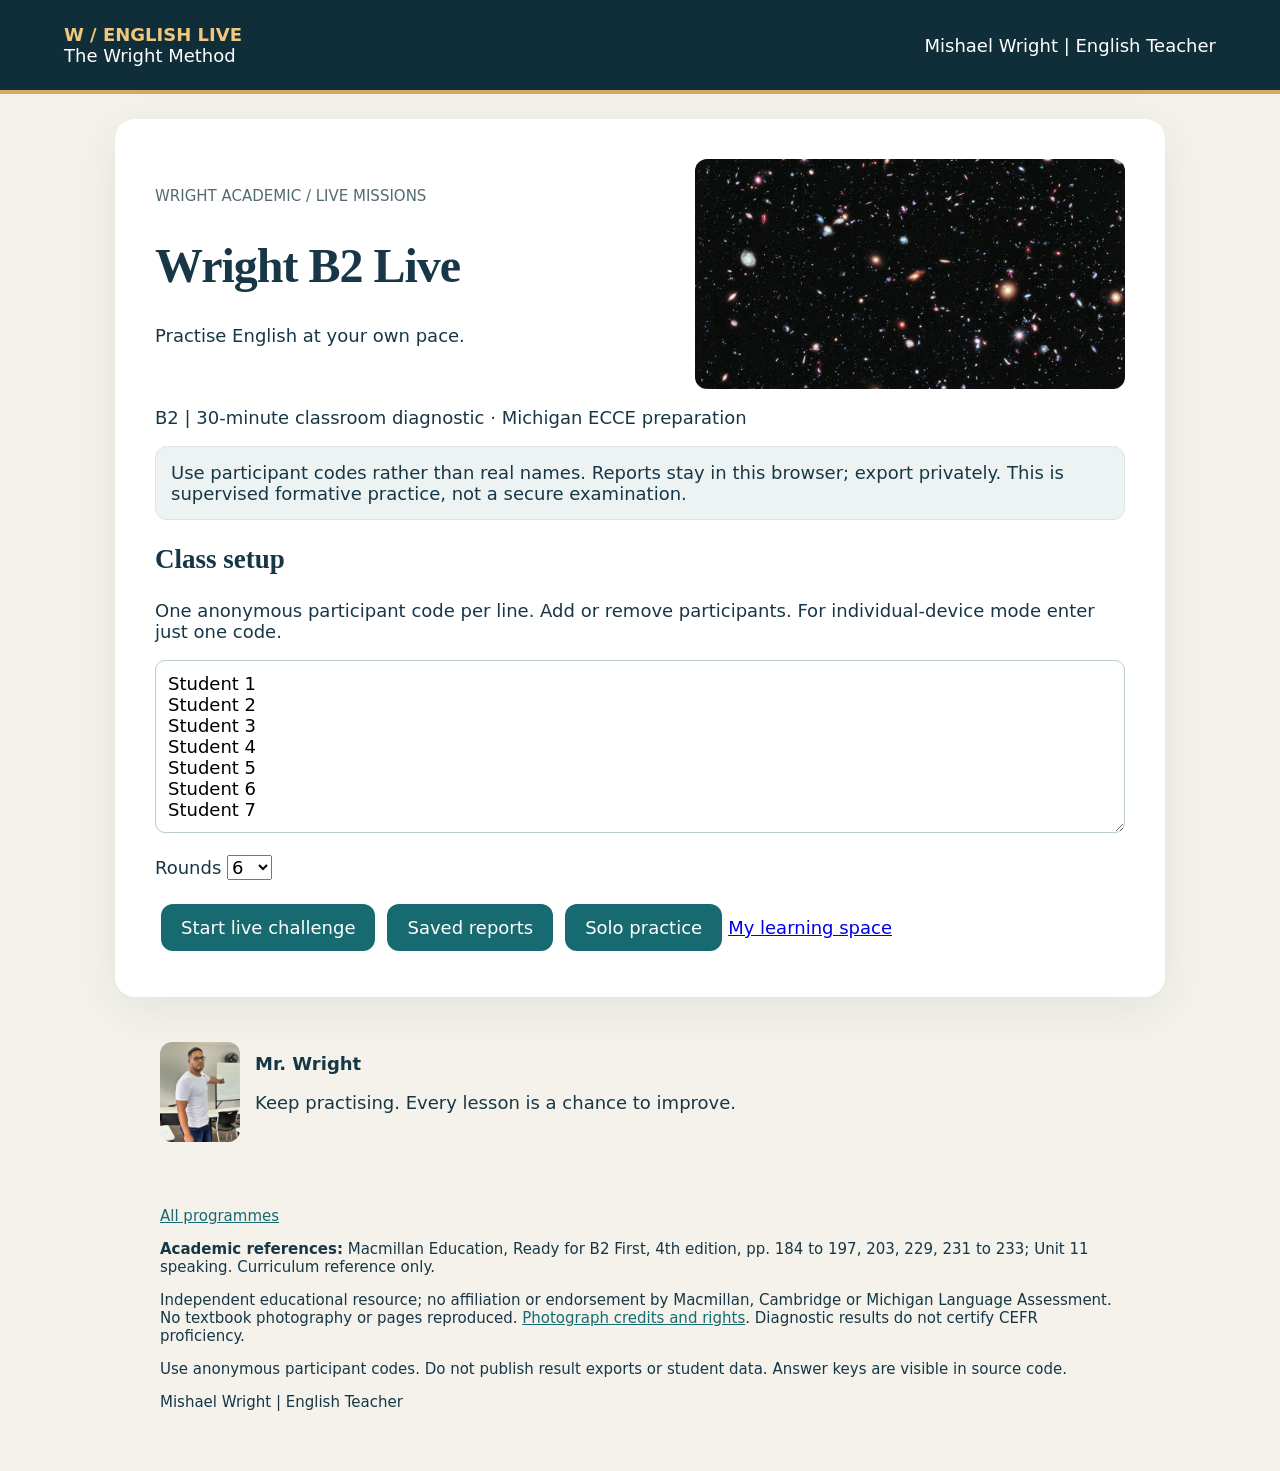
<file: b2.html>
<!doctype html><html lang="en"><meta charset="utf-8"><meta name="viewport" content="width=device-width,initial-scale=1"><title>Wright English Live</title><style> *{box-sizing:border-box}body{margin:0;background:#edf3f2;color:#153a46;font:18px system-ui}header{background:#153a46;color:white;padding:24px 5%;display:flex;justify-content:space-between;align-items:center}header b{color:#f0c77c}main{max-width:1000px;margin:25px auto;padding:24px;background:white;border-radius:20px}button,select,textarea{font:inherit}button{border:0;border-radius:12px;background:#176b70;color:white;padding:13px 20px;margin:6px;cursor:pointer}button:hover{background:#104a50}textarea{width:100%;padding:12px;border:1px solid #b9caca;border-radius:10px}img{width:100%;height:170px;object-fit:cover;border-radius:12px}.gallery{display:grid;grid-template-columns:repeat(4,1fr);gap:8px}.tile{background:#edf3f2;padding:15px;border-radius:12px;margin:12px 0}.opts{display:grid;grid-template-columns:1fr 1fr}.opts button{text-align:left}.meter{height:10px;background:#dbe6e5;border-radius:10px}.meter b{display:block;background:#c99a48;height:100%;border-radius:10px}small{color:#526b70}h1,h2{font-family:Georgia} @media print{header,button,select,.gallery{display:none}main{margin:0;padding:0}.tile{break-inside:avoid}}</style><link rel="stylesheet" href="assets/style.css"><header><div><b>W / ENGLISH LIVE</b><br>The Wright Method</div><div>Mishael Wright | English Teacher</div></header><main id="main"></main><script>const C={"slug": "B2_Live", "level": "B2", "title": "Wright B2 Live", "n": 7, "qs": [{"t": "If I had left earlier, I ___ the train.", "a": "would have caught", "o": ["would have caught", "would catch", "caught", "will catch"], "topic": "Grammar", "e": "Third conditional: would have + past participle."}, {"t": "If she were more organised, she ___ yesterday’s deadline.", "a": "would not have missed", "o": ["would not have missed", "will not miss", "had not missed", "does not miss"], "topic": "Grammar", "e": "Mixed conditional: present trait, past result."}, {"t": "You can borrow it ___ you return it tomorrow.", "a": "provided that", "o": ["provided that", "unless", "despite", "although"], "topic": "Grammar", "e": "Provided that introduces a condition."}, {"t": "If I ___ you, I would apologise.", "a": "were", "o": ["were", "had been", "will be", "am"], "topic": "Grammar", "e": "Second conditional uses a past form."}, {"t": "I wish I ___ more free time now.", "a": "had", "o": ["had", "have", "would have", "had had"], "topic": "Grammar", "e": "Present wish: past simple."}, {"t": "If only I ___ that offer last year.", "a": "had accepted", "o": ["had accepted", "accepted", "would accept", "accept"], "topic": "Grammar", "e": "Past regret: past perfect."}, {"t": "I would rather you ___ here tonight.", "a": "stayed", "o": ["stayed", "stay", "will stay", "had stayed"], "topic": "Grammar", "e": "Different subject: would rather + past simple."}, {"t": "It is high time we ___ action.", "a": "took", "o": ["took", "take", "will take", "have taken"], "topic": "Grammar", "e": "It is high time + past simple."}, {"t": "There is no point ___ about it.", "a": "in worrying", "o": ["in worrying", "to worry", "of worry", "for worry"], "topic": "Grammar", "e": "No point in + gerund."}, {"t": "She succeeded ___ the problem.", "a": "in solving", "o": ["in solving", "to solve", "at solve", "of solving"], "topic": "Grammar", "e": "Succeed in + gerund."}, {"t": "Despite ___ tired, he finished.", "a": "being", "o": ["being", "be", "to be", "been"], "topic": "Grammar", "e": "Despite + noun or gerund."}, {"t": "I look forward to ___ you.", "a": "meeting", "o": ["meeting", "meet", "met", "have met"], "topic": "Grammar", "e": "To is a preposition here."}, {"t": "There are very ___ seats left.", "a": "few", "o": ["few", "little", "much", "a little"], "topic": "Grammar", "e": "Few modifies plural countable nouns."}, {"t": "We have ___ information to make a decision.", "a": "plenty of", "o": ["plenty of", "many", "a few", "several"], "topic": "Grammar", "e": "Information is uncountable."}, {"t": "Hardly ___ of the food was wasted.", "a": "any", "o": ["any", "many", "few", "every"], "topic": "Grammar", "e": "Hardly any expresses almost none."}, {"t": "___ student received a certificate.", "a": "Each", "o": ["Each", "All", "Most of", "Many"], "topic": "Grammar", "e": "Each takes a singular noun."}, {"t": "The campaign raised public ___. (AWARE)", "a": "awareness", "o": ["awareness", "awarement", "awaring", "awared"], "topic": "Vocabulary", "e": "Noun: awareness."}, {"t": "The instructions were very ___. (HELP)", "a": "helpful", "o": ["helpful", "helpfully", "helpness", "helpingness"], "topic": "Vocabulary", "e": "Adjective: helpful."}, {"t": "The team completed the task ___. (SUCCESS)", "a": "successfully", "o": ["successfully", "successful", "success", "succeed"], "topic": "Vocabulary", "e": "Adverb modifies completed."}, {"t": "The ___ of resources is a concern. (LOSE)", "a": "loss", "o": ["loss", "lost", "losingness", "lose"], "topic": "Vocabulary", "e": "Noun: loss."}, {"t": "You should ___ an effort.", "a": "make", "o": ["make", "do", "take", "put"], "topic": "Vocabulary", "e": "Make an effort."}, {"t": "Regular exercise can reduce blood ___.", "a": "pressure", "o": ["pressure", "force", "power", "weight"], "topic": "Vocabulary", "e": "Blood pressure is a fixed collocation."}, {"t": "She decided to ___ up her mind.", "a": "make", "o": ["make", "do", "set", "bring"], "topic": "Vocabulary", "e": "Make up your mind."}, {"t": "He works ___ time.", "a": "full", "o": ["full", "whole", "complete", "entire"], "topic": "Vocabulary", "e": "Work full time."}, {"t": "Choose the formal opening for a job application.", "a": "I am writing to apply for the position.", "o": ["I am writing to apply for the position.", "Hey, I want the job.", "What’s up?", "Guess what!"], "topic": "Writing awareness", "e": "Formal purpose and register."}, {"t": "Which genre typically uses headings and recommendations?", "a": "Report", "o": ["Report", "Informal email", "Narrative", "Personal diary"], "topic": "Writing awareness", "e": "Reports organise findings and recommendations."}, {"t": "Which connector introduces a contrasting argument?", "a": "However", "o": ["However", "Furthermore", "Therefore", "For instance"], "topic": "Writing awareness", "e": "However signals contrast."}, {"t": "Which ending suits a formal letter to a named recipient?", "a": "Yours sincerely", "o": ["Yours sincerely", "Cheers", "See you", "Lots of love"], "topic": "Writing awareness", "e": "Named recipient: Yours sincerely."}, {"t": "In a common reduced pronunciation, chocolate has how many syllables?", "a": "Two", "o": ["Two", "Four", "Five", "One"], "topic": "Pronunciation awareness", "e": "Common pronunciation: choc-late."}, {"t": "In a common reduced pronunciation, vegetable has how many syllables?", "a": "Three", "o": ["Three", "Five", "One", "Six"], "topic": "Pronunciation awareness", "e": "Common pronunciation: veg-ta-ble."}, {"t": "I regret refusing the job. I wish I ___ the job.", "a": "had not refused", "o": ["had not refused", "did not refuse", "would not refuse", "have not refused"], "topic": "Grammar", "e": "Past regret uses past perfect."}, {"t": "She prefers me not to drive. She would rather I ___.", "a": "did not drive", "o": ["did not drive", "do not drive", "not driving", "will not drive"], "topic": "Grammar", "e": "Would rather + subject + past simple."}, {"t": "Although he was ill, he worked. Despite ___, he worked.", "a": "being ill", "o": ["being ill", "he was ill", "to be ill", "was ill"], "topic": "Grammar", "e": "Despite + gerund."}, {"t": "We missed the bus because we were late. If we had not been late, we ___ the bus.", "a": "would not have missed", "o": ["would not have missed", "would not miss", "had not missed", "will not miss"], "topic": "Grammar", "e": "Third conditional."}, {"t": "A school tested short movement breaks during lessons. At first, students often forgot to stand up. Teachers introduced a quiet reminder every half hour. The breaks were manageable and students reported feeling more alert. However, the trial involved only one class and lasted two weeks, so the results should be interpreted cautiously. What is the main purpose of the passage?", "a": "To describe a practical way to reduce sitting", "o": ["To describe a practical way to reduce sitting", "To advertise a gym", "To ban computers", "To compare diets"], "topic": "Reading", "e": "The passage focuses on short movement breaks."}, {"t": "A school tested short movement breaks during lessons. At first, students often forgot to stand up. Teachers introduced a quiet reminder every half hour. The breaks were manageable and students reported feeling more alert. However, the trial involved only one class and lasted two weeks, so the results should be interpreted cautiously. What did the students initially find difficult?", "a": "Remembering to take breaks", "o": ["Remembering to take breaks", "Finding a classroom", "Buying equipment", "Understanding a test"], "topic": "Reading", "e": "The passage says they often forgot."}, {"t": "A school tested short movement breaks during lessons. At first, students often forgot to stand up. Teachers introduced a quiet reminder every half hour. The breaks were manageable and students reported feeling more alert. However, the trial involved only one class and lasted two weeks, so the results should be interpreted cautiously. What does the passage suggest about the results?", "a": "They were encouraging but limited", "o": ["They were encouraging but limited", "They prove all schools must change", "They showed no improvement", "They measured long-term disease"], "topic": "Reading", "e": "The trial was small and short."}, {"t": "A school tested short movement breaks during lessons. At first, students often forgot to stand up. Teachers introduced a quiet reminder every half hour. The breaks were manageable and students reported feeling more alert. However, the trial involved only one class and lasted two weeks, so the results should be interpreted cautiously. What does “manageable” mean in context?", "a": "Easy enough to deal with", "o": ["Easy enough to deal with", "Impossible", "Expensive", "Unnecessary"], "topic": "Reading", "e": "The breaks were easy to fit into the day."}, {"t": "In a common reduced pronunciation, how many syllables does factory have?", "a": "Two", "o": ["Two", "One", "Three", "Four"], "topic": "Pronunciation awareness", "e": "Syllable counts can vary with accent; this item targets a common reduced form."}, {"t": "In a common reduced pronunciation, how many syllables does typically have?", "a": "Three", "o": ["Three", "One", "Two", "Four"], "topic": "Pronunciation awareness", "e": "Syllable counts can vary with accent; this item targets a common reduced form."}, {"t": "In a common reduced pronunciation, how many syllables does secretary have?", "a": "Three", "o": ["Three", "One", "Two", "Four"], "topic": "Pronunciation awareness", "e": "Syllable counts can vary with accent; this item targets a common reduced form."}, {"t": "In a common reduced pronunciation, how many syllables does comfortable have?", "a": "Three", "o": ["Three", "One", "Two", "Four"], "topic": "Pronunciation awareness", "e": "Syllable counts can vary with accent; this item targets a common reduced form."}, {"t": "In a common reduced pronunciation, how many syllables does different have?", "a": "Two", "o": ["Two", "One", "Three", "Four"], "topic": "Pronunciation awareness", "e": "Syllable counts can vary with accent; this item targets a common reduced form."}, {"t": "In a common reduced pronunciation, how many syllables does interest have?", "a": "Two", "o": ["Two", "One", "Three", "Four"], "topic": "Pronunciation awareness", "e": "Syllable counts can vary with accent; this item targets a common reduced form."}, {"t": "In a common reduced pronunciation, how many syllables does several have?", "a": "Two", "o": ["Two", "One", "Three", "Four"], "topic": "Pronunciation awareness", "e": "Syllable counts can vary with accent; this item targets a common reduced form."}, {"t": "Which genre evaluates a film and recommends it?", "a": "Review", "o": ["Review", "Report", "Application", "Essay"], "topic": "Writing awareness", "e": "Choose the expression or genre that matches its communicative purpose."}, {"t": "Which phrase suits an informal email?", "a": "Hope to hear from you soon!", "o": ["Hope to hear from you soon!", "Dear Sir or Madam", "I hereby submit", "Yours faithfully"], "topic": "Writing awareness", "e": "Choose the expression or genre that matches its communicative purpose."}, {"t": "Which connector signals a result?", "a": "Therefore", "o": ["Therefore", "Nevertheless", "Although", "Whereas"], "topic": "Writing awareness", "e": "Choose the expression or genre that matches its communicative purpose."}, {"t": "Which genre presents arguments and a conclusion?", "a": "Essay", "o": ["Essay", "Application", "Informal email", "Review"], "topic": "Writing awareness", "e": "Choose the expression or genre that matches its communicative purpose."}, {"t": "A school tested short movement breaks during lessons. At first, students often forgot to stand up. Teachers introduced a quiet reminder every half hour. The breaks were manageable and students reported feeling more alert. However, the trial involved only one class and lasted two weeks, so the results should be interpreted cautiously. How long did the trial last?", "a": "Two weeks", "o": ["Two weeks", "One day", "One month", "One year"], "topic": "Reading", "e": "The answer is explicitly stated in the passage."}, {"t": "A school tested short movement breaks during lessons. At first, students often forgot to stand up. Teachers introduced a quiet reminder every half hour. The breaks were manageable and students reported feeling more alert. However, the trial involved only one class and lasted two weeks, so the results should be interpreted cautiously. What helped students remember?", "a": "A quiet reminder", "o": ["A quiet reminder", "A new textbook", "A fitness test", "A longer lunch"], "topic": "Reading", "e": "The answer is explicitly stated in the passage."}, {"t": "A school tested short movement breaks during lessons. At first, students often forgot to stand up. Teachers introduced a quiet reminder every half hour. The breaks were manageable and students reported feeling more alert. However, the trial involved only one class and lasted two weeks, so the results should be interpreted cautiously. How did students report feeling?", "a": "More alert", "o": ["More alert", "More anxious", "Less alert", "Exhausted"], "topic": "Reading", "e": "The answer is explicitly stated in the passage."}, {"t": "Please ___ your best.", "a": "do", "o": ["do", "make", "take", "put"], "topic": "Vocabulary", "e": "Use the conventional word combination."}, {"t": "They ___ long hours.", "a": "work", "o": ["work", "make", "do", "put"], "topic": "Vocabulary", "e": "Use the conventional word combination."}, {"t": "She gave a deep ___.", "a": "sigh", "o": ["sigh", "pressure", "effort", "time"], "topic": "Vocabulary", "e": "Use the conventional word combination."}, {"t": "If he had called, I ___ him.", "a": "would have helped", "o": ["would have helped", "will help", "helped", "would help"], "topic": "Grammar", "e": "Match the conditional form to its meaning and time reference."}, {"t": "If I knew her number, I ___ her.", "a": "would call", "o": ["would call", "will call", "called", "would have called"], "topic": "Grammar", "e": "Match the conditional form to its meaning and time reference."}, {"t": "We will go unless it ___.", "a": "rains", "o": ["rains", "will rain", "would rain", "had rained"], "topic": "Grammar", "e": "Match the conditional form to its meaning and time reference."}, {"t": "It is time we ___ home.", "a": "went", "o": ["went", "go", "will go", "going"], "topic": "Grammar", "e": "Use the appropriate hypothetical structure."}, {"t": "I wish you ___ interrupting me.", "a": "would stop", "o": ["would stop", "will stop", "stop", "had stop"], "topic": "Grammar", "e": "Use the appropriate hypothetical structure."}, {"t": "I would rather you ___ here.", "a": "stayed", "o": ["stayed", "stay", "will stay", "staying"], "topic": "Grammar", "e": "Use the appropriate hypothetical structure."}, {"t": "Which caption avoids making an unsupported claim about the photograph?", "a": "The image shows numerous distant-looking points of light.", "o": ["The image shows numerous distant-looking points of light.", "Every visible object is a planet.", "All the objects are exactly the same distance away."], "topic": "Vocabulary", "e": "Choose the description supported by the photograph.", "photo": "space"}], "photo": "space"}, $=id=>document.getElementById(id), esc=x=>String(x??'').replace(/[&<>"']/g,c=>({'&':'&amp;','<':'&lt;','>':'&gt;','"':'&quot;',"'":'&#39;'}[c])), shuffle=a=>{a=[...a];for(let i=a.length-1;i>0;i--){let j=Math.floor(Math.random()*(i+1));[a[i],a[j]]=[a[j],a[i]]}return a};const topics=['Grammar','Vocabulary','Reading','Writing awareness','Pronunciation awareness'];let roster=[],turns=[],i=0,end=0,timer,closed=true,session=[];const key='wright-v5-'+C.slug;function history(){try{return JSON.parse(localStorage.getItem(key)||'[]')}catch{return []}}function home(){clearInterval(timer);$('main').innerHTML=`<div class="hero"><div><small>WRIGHT ACADEMIC / LIVE MISSIONS</small><h1>${C.title}</h1><p>Practise English at your own pace.</p></div><img src="assets/${C.photo}.jpg" alt="Programme photograph"></div><p>${C.level} | 30-minute classroom diagnostic ${C.slug==='B2_Live'?'· Michigan ECCE preparation':''}</p><div class="tile">Use participant codes rather than real names. Reports stay in this browser; export privately. This is supervised formative practice, not a secure examination.</div><h2>Class setup</h2><p>One anonymous participant code per line. Add or remove participants. For individual-device mode enter just one code.</p><textarea id="names" rows="7">${Array.from({length:C.n},(_,j)=>'Student '+(j+1)).join('\n')}</textarea><p>Rounds <select id="rounds"><option>5</option><option selected>6</option><option>10</option></select></p><button onclick="start()">Start live challenge</button><button onclick="list(history())">Saved reports</button><button onclick="practice()">Solo practice</button><a href="resources.html">My learning space</a>`}function start(){let names=$('names').value.split(/\n/).map(x=>x.trim()).filter(Boolean),r=+$('rounds').value;if(!names.length||new Set(names).size!==names.length)return alert('Enter unique names.');if(1800/(names.length*r)<25&&!confirm('Less than 25 seconds per turn. Continue?'))return;roster=names.map(name=>({name,date:new Date().toISOString(),details:[]}));turns=[];let pools=Object.fromEntries(topics.map(t=>[t,shuffle(C.qs.filter(q=>q.topic===t))])),used={};let visual=pools.Vocabulary.find(q=>q.photo);if(visual){let pool=pools.Vocabulary;pool.splice(pool.indexOf(visual),1);pool.splice(Math.floor(Math.random()*Math.min(names.length,pool.length+1)),0,visual)}for(let k=0;k<r;k++){let t=topics[k%5],pool=pools[t];if(!pool.length)continue;for(let j=0;j<names.length;j++){let pos=used[t]||0;used[t]=pos+1;let q=pool[pos%pool.length];turns.push({j,k,q:{...q,o:shuffle(q.o)},repeat:pos>=pool.length})}}i=0;closed=false;end=Date.now()+1800000;render();timer=setInterval(tick,250)}function tick(){if(closed)return;let sec=Math.max(0,Math.ceil((end-Date.now())/1000));if($('clock'))$('clock').textContent=Math.floor(sec/60)+':'+String(sec%60).padStart(2,'0');if(!sec)finish()}function render(){let x=turns[i],q=x.q;$('main').innerHTML=`<small>${C.level} | Mission ${x.k+1} | Turn ${i+1}/${turns.length} | <strong id="clock"></strong></small><div class="meter"><b style="width:${100*i/turns.length}%"></b></div><div class="missions">${topics.map((t,k)=>`<span class="${k===x.k%5?'active':k<x.k%5?'done':''}">${k+1} | ${t}</span>`).join('')}</div><h1>${esc(roster[x.j].name)}</h1><p>${esc(q.topic)} | ${x.repeat?'Repeated pool: require private response.':'Different item; no public correction.'}</p>${q.photo?`<div class="photo"><img src="assets/${q.photo}.jpg" alt="Visual question photograph"><div><small>VISUAL MISSION</small><h2>${esc(q.t)}</h2></div></div>`:`<h2>${esc(q.t)}</h2>`}<div class="opts" id="opts"></div><button onclick="choose(-1)">Pass / no answer</button><button onclick="if(confirm('End assessment now?'))finish()">Finish</button>`;q.o.forEach((o,j)=>{let b=document.createElement('button');b.textContent='ABCD'[j]+'. '+o;b.onclick=()=>choose(j);$('opts').append(b)});tick()}document.addEventListener("keydown",e=>{if(closed||e.repeat||e.ctrlKey||e.altKey||e.metaKey)return;let k="abcd".indexOf(e.key.toLowerCase());if(k>=0&&k<turns[i].q.o.length)choose(k)});function choose(j){if(closed)return;if(Date.now()>=end)return finish();let x=turns[i],q=x.q;roster[x.j].details.push({topic:q.topic,question:q.t,answer:j<0?null:q.o[j],correct:q.a,feedback:q.e});i++;if(i===turns.length)finish();else render()}function score(d){let answered=d.filter(x=>x.answer!==null&&x.answer!==undefined),correct=answered.filter(x=>x.answer===x.correct).length;return {correct,answered:answered.length,total:d.length}}function finish(){if(closed)return;closed=true;clearInterval(timer);for(let x of turns.slice(i))roster[x.j].details.push({topic:x.q.topic,question:x.q.t,answer:null,correct:x.q.a,feedback:x.q.e});session=roster;try{localStorage.setItem(key,JSON.stringify([...history(),...roster]))}catch{alert('Storage unavailable; export now.')}list(session)}function list(rs){session=rs;$('main').innerHTML='<h1>Private reports</h1>'+rs.map((r,j)=>{let s=score(r.details);return `<div class="tile">${esc(r.name)} | ${s.answered?s.correct+'/'+s.total:'No evidence'} | ${s.answered} answered <button onclick="report(${j})">Report</button></div>`}).join('')+'<button onclick="exportData()">Export JSON</button><button onclick="home()">Home</button>'}function exportData(){let a=document.createElement('a');a.href=URL.createObjectURL(new Blob([JSON.stringify(session,null,2)],{type:'application/json'}));a.download=C.slug+'-results.json';a.click();URL.revokeObjectURL(a.href)}const L=[['Individual pedagogical report','Grammar','Vocabulary','Reading comprehension','Writing awareness','Pronunciation awareness','Not assessed','No correct answers; revise this area.','Some correct answers; practise further.','All answered items correct; confirm with further evidence.','Speaking, listening and independent writing not assessed. This is not a certified level.','English Teacher','Answered'],['Informe pedagógico individual','Gramática','Vocabulario','Comprensión lectora','Conocimiento de escritura','Conocimiento de pronunciación','Sin evidencia','Ningún acierto; repasar esta área.','Algunos aciertos; seguir practicando.','Respuestas contestadas correctas; confirmar con más evidencias.','Expresión oral, comprensión auditiva y escritura autónoma no evaluadas. No certifica nivel.','Profesor de inglés','Contestadas'],['Banakako txosten pedagogikoa','Gramatika','Hiztegia','Irakurmena','Idazketari buruzko ezagutza','Ahoskerari buruzko ezagutza','Ebidentziarik ez','Erantzun zuzenik ez; arlo hau landu.','Erantzun zuzen batzuk; gehiago praktikatu.','Emandako erantzun guztiak zuzen; ebidentzia gehiago behar da.','Mintzamena, entzumena eta idazketa autonomoa ez dira ebaluatu. Ez du mailarik egiaztatzen.','Ingeleseko irakaslea','Erantzundakoak']];function report(j){let r=session[j],s=score(r.details);$('main').innerHTML=L.map(l=>`<section class="tile"><h2>${l[0]} | ${esc(r.name)}</h2><p>${C.level} | ${s.answered?s.correct+'/'+s.total+' ('+Math.round(100*s.correct/s.total)+'%)':l[6]} | ${l[12]}: ${s.answered}/${s.total}</p>${topics.map((t,k)=>{let v=score(r.details.filter(x=>x.topic===t));return `<p><b>${l[k+1]}</b> | ${v.answered?v.correct+'/'+v.total:l[6]} | ${l[12]}: ${v.answered}/${v.total}<br>${!v.answered?l[6]:!v.correct?l[7]:v.correct===v.total?l[9]:l[8]}</p>`}).join('')}<p>${l[10]}</p><p><b>Mishael Wright :  ${l[11]}</b></p></section>`).join('')+'<h2>Item feedback</h2>'+r.details.map(d=>`<p>${esc(d.question)}<br>Answer: ${esc(d.answer??'Not answered')} | Correct: ${esc(d.correct)}<br>${esc(d.feedback)}</p>`).join('')+'<button onclick="print()">Print / PDF</button><button onclick="list(session)">Back</button>'}let practicePool=[],pi=0,pc=0;function practice(){clearInterval(timer);closed=true;practicePool=shuffle(C.qs).slice(0,10);pi=0;pc=0;practiceNext()}function practiceNext(){if(pi>=practicePool.length){$('main').innerHTML=`<h1>Practice complete</h1><p>${pc}/${practicePool.length} correct</p><button onclick="practice()">Play again</button><button onclick="home()">Class setup</button>`;return}let q=practicePool[pi];$('main').innerHTML=`<small>Practice ${pi+1}/${practicePool.length}</small><h2>${esc(q.t)}</h2>${q.photo?`<img src="assets/${q.photo}.jpg" alt="Question photograph">`:''}<div id="opts" class="opts"></div><div id="feedback" aria-live="polite"></div>`;shuffle(q.o).forEach(o=>{let b=document.createElement('button');b.textContent=o;b.onclick=()=>{if(o===q.a)pc++;$('opts').querySelectorAll('button').forEach(x=>x.disabled=true);$('feedback').textContent=(o===q.a?'Correct. ':'Correct answer: '+q.a+'. ')+q.e;let n=document.createElement('button');n.textContent='Next';n.onclick=()=>{pi++;practiceNext()};$('feedback').append(n)};$('opts').append(b)})}home();</script><div style="max-width:1000px;margin:auto;display:flex;align-items:center;gap:15px;padding:20px"><img src="assets/teacher.jpg" alt="Mishael Wright in the classroom" style="width:80px;height:100px;object-fit:cover;object-position:50% 20%"><div><b>Mr. Wright</b><p>Keep practising. Every lesson is a chance to improve.</p></div></div><footer style="max-width:1000px;margin:25px auto;padding:20px;font-size:15px"><a href="index.html">All programmes</a><p><b>Academic references:</b> Macmillan Education, Ready for B2 First, 4th edition, pp. 184 to 197, 203, 229, 231 to 233; Unit 11 speaking. Curriculum reference only.</p><p>Independent educational resource; no affiliation or endorsement by Macmillan, Cambridge or Michigan Language Assessment. No textbook photography or pages reproduced. <a href="assets/credits.txt">Photograph credits and rights</a>. Diagnostic results do not certify CEFR proficiency.</p><p>Use anonymous participant codes. Do not publish result exports or student data. Answer keys are visible in source code.</p><p>Mishael Wright | English Teacher</p></footer></html>
</file>
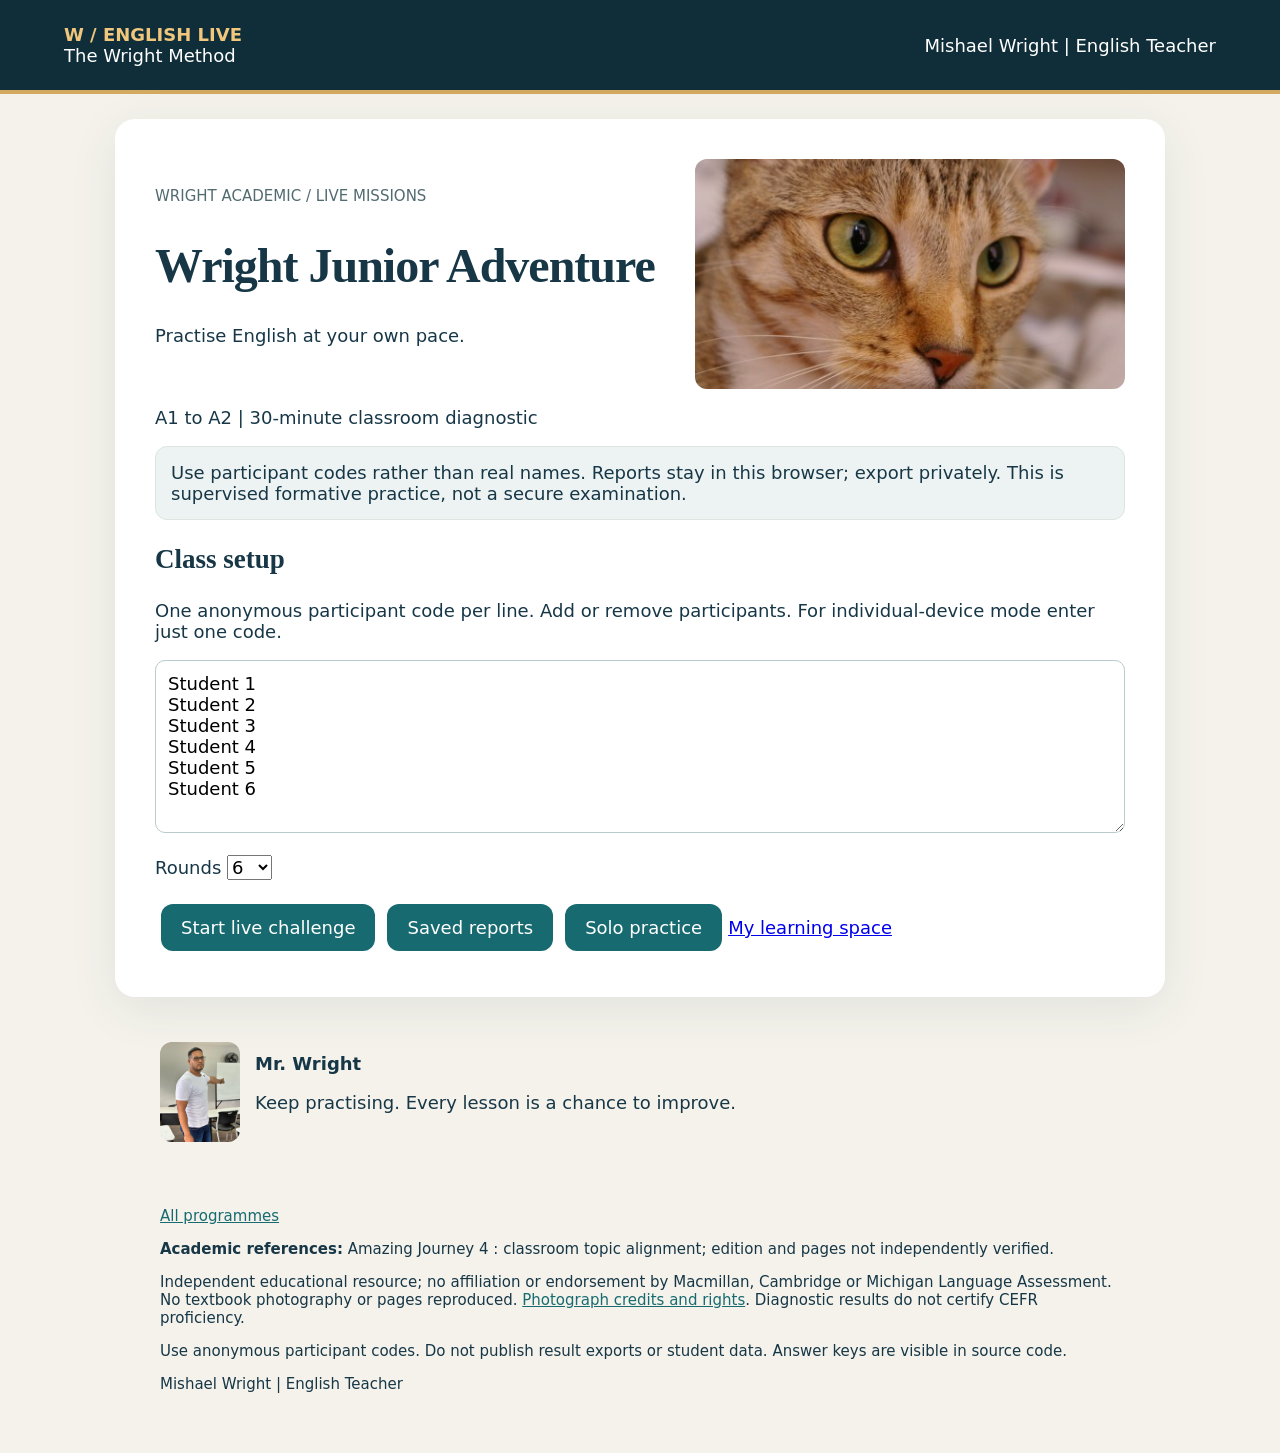
<file: junior.html>
<!doctype html><html lang="en"><meta charset="utf-8"><meta name="viewport" content="width=device-width,initial-scale=1"><title>Wright English Live</title><style> *{box-sizing:border-box}body{margin:0;background:#edf3f2;color:#153a46;font:18px system-ui}header{background:#153a46;color:white;padding:24px 5%;display:flex;justify-content:space-between;align-items:center}header b{color:#f0c77c}main{max-width:1000px;margin:25px auto;padding:24px;background:white;border-radius:20px}button,select,textarea{font:inherit}button{border:0;border-radius:12px;background:#176b70;color:white;padding:13px 20px;margin:6px;cursor:pointer}button:hover{background:#104a50}textarea{width:100%;padding:12px;border:1px solid #b9caca;border-radius:10px}img{width:100%;height:170px;object-fit:cover;border-radius:12px}.gallery{display:grid;grid-template-columns:repeat(4,1fr);gap:8px}.tile{background:#edf3f2;padding:15px;border-radius:12px;margin:12px 0}.opts{display:grid;grid-template-columns:1fr 1fr}.opts button{text-align:left}.meter{height:10px;background:#dbe6e5;border-radius:10px}.meter b{display:block;background:#c99a48;height:100%;border-radius:10px}small{color:#526b70}h1,h2{font-family:Georgia} @media print{header,button,select,.gallery{display:none}main{margin:0;padding:0}.tile{break-inside:avoid}}</style><link rel="stylesheet" href="assets/style.css"><header><div><b>W / ENGLISH LIVE</b><br>The Wright Method</div><div>Mishael Wright | English Teacher</div></header><main id="main"></main><script>const C={"slug": "Junior_Adventure", "level": "A1 to A2", "title": "Wright Junior Adventure", "n": 6, "qs": [{"t": "Yesterday I ___ to the park.", "a": "went", "o": ["went", "go", "going"], "topic": "Grammar", "e": "Correct form: went"}, {"t": "We ___ going to camp tomorrow.", "a": "are", "o": ["are", "is", "am"], "topic": "Grammar", "e": "Correct form: are"}, {"t": "She ___ a tent yesterday.", "a": "bought", "o": ["bought", "buy", "buys"], "topic": "Grammar", "e": "Correct form: bought"}, {"t": "You ___ drink water when it is hot.", "a": "should", "o": ["should", "are", "did"], "topic": "Grammar", "e": "Correct form: should"}, {"t": "They ___ swimming now.", "a": "are", "o": ["are", "is", "am"], "topic": "Grammar", "e": "Correct form: are"}, {"t": "I ___ my bag last night.", "a": "packed", "o": ["packed", "pack", "packs"], "topic": "Grammar", "e": "Correct form: packed"}, {"t": "He ___ going to visit us.", "a": "is", "o": ["is", "are", "am"], "topic": "Grammar", "e": "Correct form: is"}, {"t": "Did you ___ the map?", "a": "see", "o": ["see", "saw", "seen"], "topic": "Grammar", "e": "Correct form: see"}, {"t": "You sleep in a ___.", "a": "tent", "o": ["tent", "river", "map"], "topic": "Vocabulary", "e": "Correct form: tent"}, {"t": "You use a ___ to find your way.", "a": "map", "o": ["map", "shoe", "cup"], "topic": "Vocabulary", "e": "Correct form: map"}, {"t": "A ___ keeps you warm at night.", "a": "sleeping bag", "o": ["sleeping bag", "bicycle", "plate"], "topic": "Vocabulary", "e": "Correct form: sleeping bag"}, {"t": "You wear ___ on your feet.", "a": "boots", "o": ["boots", "gloves", "hats"], "topic": "Vocabulary", "e": "Correct form: boots"}, {"t": "A ___ helps you see at night.", "a": "torch", "o": ["torch", "fork", "ball"], "topic": "Vocabulary", "e": "Correct form: torch"}, {"t": "You carry things in a ___.", "a": "backpack", "o": ["backpack", "lake", "tree"], "topic": "Vocabulary", "e": "Correct form: backpack"}, {"t": "You swim in a ___.", "a": "pool", "o": ["pool", "tent", "bus"], "topic": "Vocabulary", "e": "Correct form: pool"}, {"t": "You eat soup with a ___.", "a": "spoon", "o": ["spoon", "shoe", "book"], "topic": "Vocabulary", "e": "Correct form: spoon"}, {"t": "Mia went to the park on Saturday to enjoy cycling. On Sunday, Mia stayed home because it was raining. Where did Mia go on Saturday?", "a": "park", "o": ["park", "airport", "cinema", "hospital"], "topic": "Reading", "e": "The location is stated in the first sentence."}, {"t": "Leo went to the library on Saturday to enjoy reading. On Sunday, Leo stayed home because it was raining. Where did Leo go on Saturday?", "a": "library", "o": ["library", "airport", "cinema", "hospital"], "topic": "Reading", "e": "The location is stated in the first sentence."}, {"t": "Ana went to the beach on Saturday to enjoy swimming. On Sunday, Ana stayed home because it was raining. Where did Ana go on Saturday?", "a": "beach", "o": ["beach", "airport", "cinema", "hospital"], "topic": "Reading", "e": "The location is stated in the first sentence."}, {"t": "Sam went to the museum on Saturday to enjoy drawing. On Sunday, Sam stayed home because it was raining. Where did Sam go on Saturday?", "a": "museum", "o": ["museum", "airport", "cinema", "hospital"], "topic": "Reading", "e": "The location is stated in the first sentence."}, {"t": "Eva went to the sports centre on Saturday to enjoy running. On Sunday, Eva stayed home because it was raining. Where did Eva go on Saturday?", "a": "sports centre", "o": ["sports centre", "airport", "cinema", "hospital"], "topic": "Reading", "e": "The location is stated in the first sentence."}, {"t": "Tom went to the garden on Saturday to enjoy planting flowers. On Sunday, Tom stayed home because it was raining. Where did Tom go on Saturday?", "a": "garden", "o": ["garden", "airport", "cinema", "hospital"], "topic": "Reading", "e": "The location is stated in the first sentence."}, {"t": "Nora went to the lake on Saturday to enjoy fishing. On Sunday, Nora stayed home because it was raining. Where did Nora go on Saturday?", "a": "lake", "o": ["lake", "airport", "cinema", "hospital"], "topic": "Reading", "e": "The location is stated in the first sentence."}, {"t": "Ben went to the market on Saturday to enjoy shopping. On Sunday, Ben stayed home because it was raining. Where did Ben go on Saturday?", "a": "market", "o": ["market", "airport", "cinema", "hospital"], "topic": "Reading", "e": "The location is stated in the first sentence."}, {"t": "Luca went to the school on Saturday to enjoy playing chess. On Sunday, Luca stayed home because it was raining. Where did Luca go on Saturday?", "a": "school", "o": ["school", "airport", "cinema", "hospital"], "topic": "Reading", "e": "The location is stated in the first sentence."}, {"t": "Choose a friendly email opening.", "a": "Hi Alex!", "o": ["Hi Alex!", "Yours faithfully", "In conclusion"], "topic": "Writing awareness", "e": "The appropriate expression is Hi Alex!"}, {"t": "Choose a polite request.", "a": "Could you help me?", "o": ["Could you help me?", "Help now!", "You helping."], "topic": "Writing awareness", "e": "The appropriate expression is Could you help me?"}, {"t": "Choose a suitable ending for a friendly message.", "a": "See you soon!", "o": ["See you soon!", "Dear Alex", "Firstly"], "topic": "Writing awareness", "e": "The appropriate expression is See you soon!"}, {"t": "Choose the sentence with correct punctuation.", "a": "Where are you going?", "o": ["Where are you going?", "Where are you going.", "where are you going"], "topic": "Writing awareness", "e": "The appropriate expression is Where are you going?"}, {"t": "Choose a connector for contrast.", "a": "However", "o": ["However", "Therefore", "Also"], "topic": "Writing awareness", "e": "The appropriate expression is However"}, {"t": "Choose a connector for a reason.", "a": "Because", "o": ["Because", "Although", "Finally"], "topic": "Writing awareness", "e": "The appropriate expression is Because"}, {"t": "Choose a suitable opening for a formal email.", "a": "Dear Sir or Madam,", "o": ["Dear Sir or Madam,", "Hey mate!", "Bye!"], "topic": "Writing awareness", "e": "The appropriate expression is Dear Sir or Madam,"}, {"t": "Choose a connector for a conclusion.", "a": "To sum up", "o": ["To sum up", "For example", "Meanwhile"], "topic": "Writing awareness", "e": "The appropriate expression is To sum up"}, {"t": "Choose a phrase to introduce an example.", "a": "For instance", "o": ["For instance", "In conclusion", "Despite"], "topic": "Writing awareness", "e": "The appropriate expression is For instance"}, {"t": "How many syllables are in banana?", "a": "3", "o": ["1", "2", "3", "4"], "topic": "Pronunciation awareness", "e": "banana: 3 syllables."}, {"t": "How many syllables are in apple?", "a": "2", "o": ["1", "2", "3", "4"], "topic": "Pronunciation awareness", "e": "apple: 2 syllables."}, {"t": "How many syllables are in computer?", "a": "3", "o": ["1", "2", "3", "4"], "topic": "Pronunciation awareness", "e": "computer: 3 syllables."}, {"t": "How many syllables are in book?", "a": "1", "o": ["1", "2", "3", "4"], "topic": "Pronunciation awareness", "e": "book: 1 syllables."}, {"t": "How many syllables are in elephant?", "a": "3", "o": ["1", "2", "3", "4"], "topic": "Pronunciation awareness", "e": "elephant: 3 syllables."}, {"t": "How many syllables are in hotel?", "a": "2", "o": ["1", "2", "3", "4"], "topic": "Pronunciation awareness", "e": "hotel: 2 syllables."}, {"t": "How many syllables are in teacher?", "a": "2", "o": ["1", "2", "3", "4"], "topic": "Pronunciation awareness", "e": "teacher: 2 syllables."}, {"t": "How many syllables are in school?", "a": "1", "o": ["1", "2", "3", "4"], "topic": "Pronunciation awareness", "e": "school: 1 syllables."}, {"t": "How many syllables are in information?", "a": "4", "o": ["1", "2", "3", "4"], "topic": "Pronunciation awareness", "e": "information: 4 syllables."}, {"t": "What animal can you see?", "a": "A cat", "o": ["A cat", "A dog", "A horse"], "topic": "Vocabulary", "e": "Choose the description supported by the photograph.", "photo": "cat"}], "photo": "cat"}, $=id=>document.getElementById(id), esc=x=>String(x??'').replace(/[&<>"']/g,c=>({'&':'&amp;','<':'&lt;','>':'&gt;','"':'&quot;',"'":'&#39;'}[c])), shuffle=a=>{a=[...a];for(let i=a.length-1;i>0;i--){let j=Math.floor(Math.random()*(i+1));[a[i],a[j]]=[a[j],a[i]]}return a};const topics=['Grammar','Vocabulary','Reading','Writing awareness','Pronunciation awareness'];let roster=[],turns=[],i=0,end=0,timer,closed=true,session=[];const key='wright-v5-'+C.slug;function history(){try{return JSON.parse(localStorage.getItem(key)||'[]')}catch{return []}}function home(){clearInterval(timer);$('main').innerHTML=`<div class="hero"><div><small>WRIGHT ACADEMIC / LIVE MISSIONS</small><h1>${C.title}</h1><p>Practise English at your own pace.</p></div><img src="assets/${C.photo}.jpg" alt="Programme photograph"></div><p>${C.level} | 30-minute classroom diagnostic ${C.slug==='B2_Live'?'· Michigan ECCE preparation':''}</p><div class="tile">Use participant codes rather than real names. Reports stay in this browser; export privately. This is supervised formative practice, not a secure examination.</div><h2>Class setup</h2><p>One anonymous participant code per line. Add or remove participants. For individual-device mode enter just one code.</p><textarea id="names" rows="7">${Array.from({length:C.n},(_,j)=>'Student '+(j+1)).join('\n')}</textarea><p>Rounds <select id="rounds"><option>5</option><option selected>6</option><option>10</option></select></p><button onclick="start()">Start live challenge</button><button onclick="list(history())">Saved reports</button><button onclick="practice()">Solo practice</button><a href="resources.html">My learning space</a>`}function start(){let names=$('names').value.split(/\n/).map(x=>x.trim()).filter(Boolean),r=+$('rounds').value;if(!names.length||new Set(names).size!==names.length)return alert('Enter unique names.');if(1800/(names.length*r)<25&&!confirm('Less than 25 seconds per turn. Continue?'))return;roster=names.map(name=>({name,date:new Date().toISOString(),details:[]}));turns=[];let pools=Object.fromEntries(topics.map(t=>[t,shuffle(C.qs.filter(q=>q.topic===t))])),used={};let visual=pools.Vocabulary.find(q=>q.photo);if(visual){let pool=pools.Vocabulary;pool.splice(pool.indexOf(visual),1);pool.splice(Math.floor(Math.random()*Math.min(names.length,pool.length+1)),0,visual)}for(let k=0;k<r;k++){let t=topics[k%5],pool=pools[t];if(!pool.length)continue;for(let j=0;j<names.length;j++){let pos=used[t]||0;used[t]=pos+1;let q=pool[pos%pool.length];turns.push({j,k,q:{...q,o:shuffle(q.o)},repeat:pos>=pool.length})}}i=0;closed=false;end=Date.now()+1800000;render();timer=setInterval(tick,250)}function tick(){if(closed)return;let sec=Math.max(0,Math.ceil((end-Date.now())/1000));if($('clock'))$('clock').textContent=Math.floor(sec/60)+':'+String(sec%60).padStart(2,'0');if(!sec)finish()}function render(){let x=turns[i],q=x.q;$('main').innerHTML=`<small>${C.level} | Mission ${x.k+1} | Turn ${i+1}/${turns.length} | <strong id="clock"></strong></small><div class="meter"><b style="width:${100*i/turns.length}%"></b></div><div class="missions">${topics.map((t,k)=>`<span class="${k===x.k%5?'active':k<x.k%5?'done':''}">${k+1} | ${t}</span>`).join('')}</div><h1>${esc(roster[x.j].name)}</h1><p>${esc(q.topic)} | ${x.repeat?'Repeated pool: require private response.':'Different item; no public correction.'}</p>${q.photo?`<div class="photo"><img src="assets/${q.photo}.jpg" alt="Visual question photograph"><div><small>VISUAL MISSION</small><h2>${esc(q.t)}</h2></div></div>`:`<h2>${esc(q.t)}</h2>`}<div class="opts" id="opts"></div><button onclick="choose(-1)">Pass / no answer</button><button onclick="if(confirm('End assessment now?'))finish()">Finish</button>`;q.o.forEach((o,j)=>{let b=document.createElement('button');b.textContent='ABCD'[j]+'. '+o;b.onclick=()=>choose(j);$('opts').append(b)});tick()}document.addEventListener("keydown",e=>{if(closed||e.repeat||e.ctrlKey||e.altKey||e.metaKey)return;let k="abcd".indexOf(e.key.toLowerCase());if(k>=0&&k<turns[i].q.o.length)choose(k)});function choose(j){if(closed)return;if(Date.now()>=end)return finish();let x=turns[i],q=x.q;roster[x.j].details.push({topic:q.topic,question:q.t,answer:j<0?null:q.o[j],correct:q.a,feedback:q.e});i++;if(i===turns.length)finish();else render()}function score(d){let answered=d.filter(x=>x.answer!==null&&x.answer!==undefined),correct=answered.filter(x=>x.answer===x.correct).length;return {correct,answered:answered.length,total:d.length}}function finish(){if(closed)return;closed=true;clearInterval(timer);for(let x of turns.slice(i))roster[x.j].details.push({topic:x.q.topic,question:x.q.t,answer:null,correct:x.q.a,feedback:x.q.e});session=roster;try{localStorage.setItem(key,JSON.stringify([...history(),...roster]))}catch{alert('Storage unavailable; export now.')}list(session)}function list(rs){session=rs;$('main').innerHTML='<h1>Private reports</h1>'+rs.map((r,j)=>{let s=score(r.details);return `<div class="tile">${esc(r.name)} | ${s.answered?s.correct+'/'+s.total:'No evidence'} | ${s.answered} answered <button onclick="report(${j})">Report</button></div>`}).join('')+'<button onclick="exportData()">Export JSON</button><button onclick="home()">Home</button>'}function exportData(){let a=document.createElement('a');a.href=URL.createObjectURL(new Blob([JSON.stringify(session,null,2)],{type:'application/json'}));a.download=C.slug+'-results.json';a.click();URL.revokeObjectURL(a.href)}const L=[['Individual pedagogical report','Grammar','Vocabulary','Reading comprehension','Writing awareness','Pronunciation awareness','Not assessed','No correct answers; revise this area.','Some correct answers; practise further.','All answered items correct; confirm with further evidence.','Speaking, listening and independent writing not assessed. This is not a certified level.','English Teacher','Answered'],['Informe pedagógico individual','Gramática','Vocabulario','Comprensión lectora','Conocimiento de escritura','Conocimiento de pronunciación','Sin evidencia','Ningún acierto; repasar esta área.','Algunos aciertos; seguir practicando.','Respuestas contestadas correctas; confirmar con más evidencias.','Expresión oral, comprensión auditiva y escritura autónoma no evaluadas. No certifica nivel.','Profesor de inglés','Contestadas'],['Banakako txosten pedagogikoa','Gramatika','Hiztegia','Irakurmena','Idazketari buruzko ezagutza','Ahoskerari buruzko ezagutza','Ebidentziarik ez','Erantzun zuzenik ez; arlo hau landu.','Erantzun zuzen batzuk; gehiago praktikatu.','Emandako erantzun guztiak zuzen; ebidentzia gehiago behar da.','Mintzamena, entzumena eta idazketa autonomoa ez dira ebaluatu. Ez du mailarik egiaztatzen.','Ingeleseko irakaslea','Erantzundakoak']];function report(j){let r=session[j],s=score(r.details);$('main').innerHTML=L.map(l=>`<section class="tile"><h2>${l[0]} | ${esc(r.name)}</h2><p>${C.level} | ${s.answered?s.correct+'/'+s.total+' ('+Math.round(100*s.correct/s.total)+'%)':l[6]} | ${l[12]}: ${s.answered}/${s.total}</p>${topics.map((t,k)=>{let v=score(r.details.filter(x=>x.topic===t));return `<p><b>${l[k+1]}</b> | ${v.answered?v.correct+'/'+v.total:l[6]} | ${l[12]}: ${v.answered}/${v.total}<br>${!v.answered?l[6]:!v.correct?l[7]:v.correct===v.total?l[9]:l[8]}</p>`}).join('')}<p>${l[10]}</p><p><b>Mishael Wright :  ${l[11]}</b></p></section>`).join('')+'<h2>Item feedback</h2>'+r.details.map(d=>`<p>${esc(d.question)}<br>Answer: ${esc(d.answer??'Not answered')} | Correct: ${esc(d.correct)}<br>${esc(d.feedback)}</p>`).join('')+'<button onclick="print()">Print / PDF</button><button onclick="list(session)">Back</button>'}let practicePool=[],pi=0,pc=0;function practice(){clearInterval(timer);closed=true;practicePool=shuffle(C.qs).slice(0,10);pi=0;pc=0;practiceNext()}function practiceNext(){if(pi>=practicePool.length){$('main').innerHTML=`<h1>Practice complete</h1><p>${pc}/${practicePool.length} correct</p><button onclick="practice()">Play again</button><button onclick="home()">Class setup</button>`;return}let q=practicePool[pi];$('main').innerHTML=`<small>Practice ${pi+1}/${practicePool.length}</small><h2>${esc(q.t)}</h2>${q.photo?`<img src="assets/${q.photo}.jpg" alt="Question photograph">`:''}<div id="opts" class="opts"></div><div id="feedback" aria-live="polite"></div>`;shuffle(q.o).forEach(o=>{let b=document.createElement('button');b.textContent=o;b.onclick=()=>{if(o===q.a)pc++;$('opts').querySelectorAll('button').forEach(x=>x.disabled=true);$('feedback').textContent=(o===q.a?'Correct. ':'Correct answer: '+q.a+'. ')+q.e;let n=document.createElement('button');n.textContent='Next';n.onclick=()=>{pi++;practiceNext()};$('feedback').append(n)};$('opts').append(b)})}home();</script><div style="max-width:1000px;margin:auto;display:flex;align-items:center;gap:15px;padding:20px"><img src="assets/teacher.jpg" alt="Mishael Wright in the classroom" style="width:80px;height:100px;object-fit:cover;object-position:50% 20%"><div><b>Mr. Wright</b><p>Keep practising. Every lesson is a chance to improve.</p></div></div><footer style="max-width:1000px;margin:25px auto;padding:20px;font-size:15px"><a href="index.html">All programmes</a><p><b>Academic references:</b> Amazing Journey 4 :  classroom topic alignment; edition and pages not independently verified.</p><p>Independent educational resource; no affiliation or endorsement by Macmillan, Cambridge or Michigan Language Assessment. No textbook photography or pages reproduced. <a href="assets/credits.txt">Photograph credits and rights</a>. Diagnostic results do not certify CEFR proficiency.</p><p>Use anonymous participant codes. Do not publish result exports or student data. Answer keys are visible in source code.</p><p>Mishael Wright | English Teacher</p></footer></html>
</file>
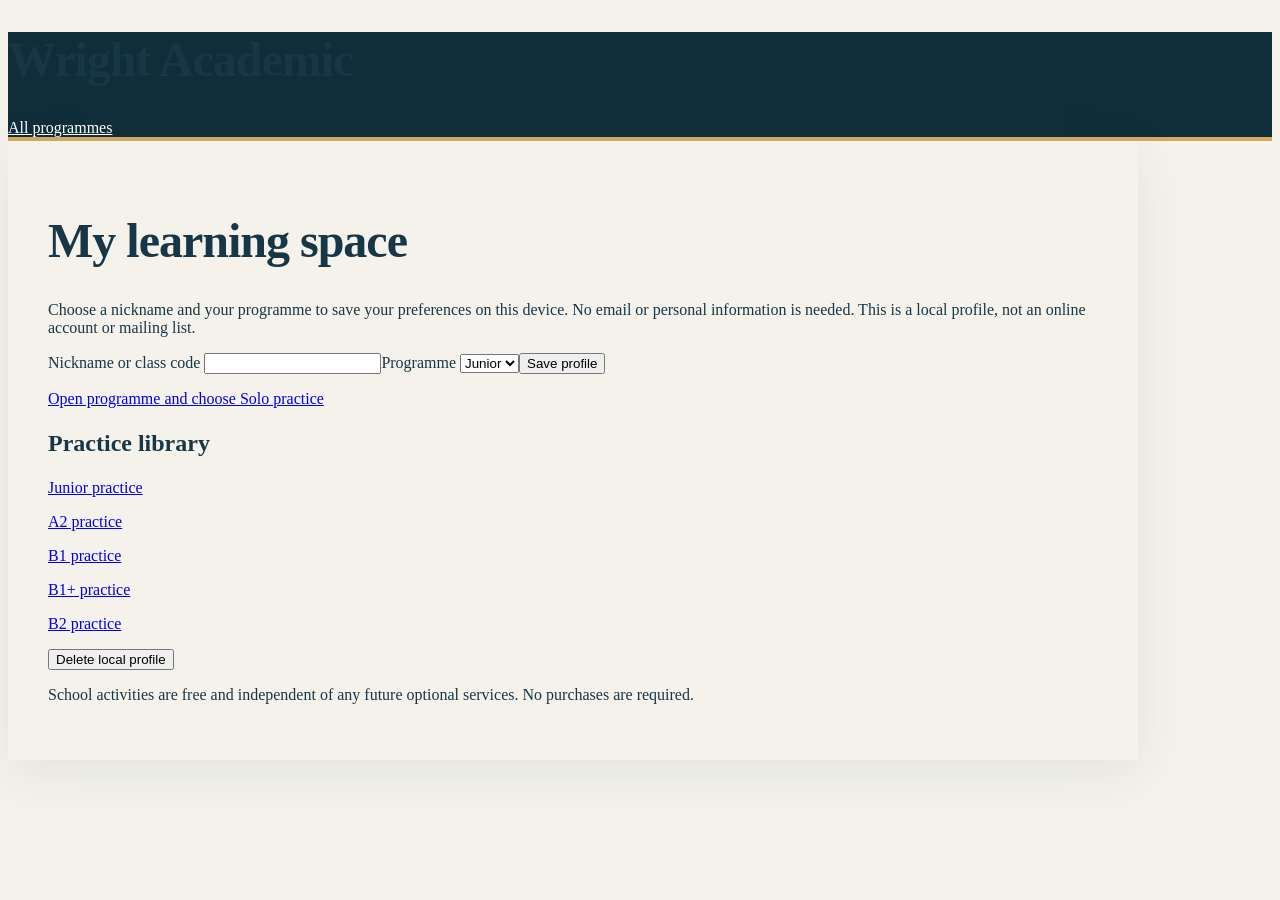
<file: resources.html>
<!doctype html><html lang="en"><meta charset="utf-8"><meta name="viewport" content="width=device-width,initial-scale=1"><link rel="stylesheet" href="assets/style.css"><header><h1>Wright Academic</h1><a style="color:white" href="index.html">All programmes</a></header><main><h1>My learning space</h1><p>Choose a nickname and your programme to save your preferences on this device. No email or personal information is needed. This is a local profile, not an online account or mailing list.</p><form id="profile"><label>Nickname or class code <input id="code" required maxlength="30" autocomplete="off"></label><label>Programme <select id="level"><option value="junior">Junior</option><option value="a2">A2</option><option value="b1">B1</option><option value="b1-plus">B1+</option><option value="b2">B2</option></select></label><button>Save profile</button></form><p id="status" role="status"></p><a id="go" href="junior.html">Open programme and choose Solo practice</a><h2>Practice library</h2><div id="library"></div><button id="clear">Delete local profile</button><p>School activities are free and independent of any future optional services. No purchases are required.</p></main><script>const $=x=>document.getElementById(x);function show(){let v;try{v=JSON.parse(localStorage.getItem('wright-profile')||'null')}catch{}if(v){$('code').value=v.code;$('level').value=v.level;$('status').textContent='Welcome, '+v.code;$('go').href=v.level+'.html'}}$('profile').onsubmit=e=>{e.preventDefault();try{localStorage.setItem('wright-profile',JSON.stringify({code:$('code').value,level:$('level').value}));show()}catch{$('status').textContent='Local storage unavailable'}};$('clear').onclick=()=>{localStorage.removeItem('wright-profile');$('code').value='';$('status').textContent='Profile deleted'};show();fetch('resources.json').then(r=>r.json()).then(items=>{items.forEach(i=>{let a=document.createElement('a');a.href=i.url;a.textContent=i.title;let p=document.createElement('p');p.append(a);$('library').append(p)})}).catch(()=>{$('library').textContent='Open a programme to practise.'})</script></html>
</file>
<file: assets/style.css>
body{background:#f4f2eb;color:#173747}header{background:#102e39;border-bottom:4px solid #d4aa61}main{max-width:1050px;box-shadow:0 12px 50px #17374715;padding:clamp(16px,4vw,40px)}h1{font-size:clamp(30px,5vw,48px);letter-spacing:-1px}h2{line-height:1.3}.hero{display:grid;grid-template-columns:1.2fr 1fr;gap:24px;align-items:center}.hero img{height:230px}.photo{margin:16px 0;display:grid;grid-template-columns:minmax(0,340px) 1fr;gap:18px;align-items:center}.photo img{height:220px;object-fit:contain;background:#102e39}.missions{display:flex;gap:8px;flex-wrap:wrap;margin:16px 0}.missions span{padding:8px 12px;border:1px solid #ccd7d4;border-radius:30px;font-size:13px}.missions .active{background:#173747;color:white}.missions .done{background:#dcece3}.opts button{background:#f1f5f4;color:#173747;border:2px solid #cbdad7;min-height:64px;transition:transform .15s,background .15s}.opts button:hover,.opts button:focus-visible{background:#d9eae4;transform:translateY(-2px)}button:focus-visible,a:focus-visible{outline:3px solid #c99a48;outline-offset:3px}.meter{height:14px}.meter b{transition:width .3s}.tile{border:1px solid #dce5e0}.clock{font-variant-numeric:tabular-nums}footer a{color:#176b70}@media(max-width:650px){.hero,.photo,.opts{grid-template-columns:1fr}header{font-size:13px}main{margin:10px}.hero img{height:160px}}@media print{.photo,.missions,.hero img{display:none}}
</file>
